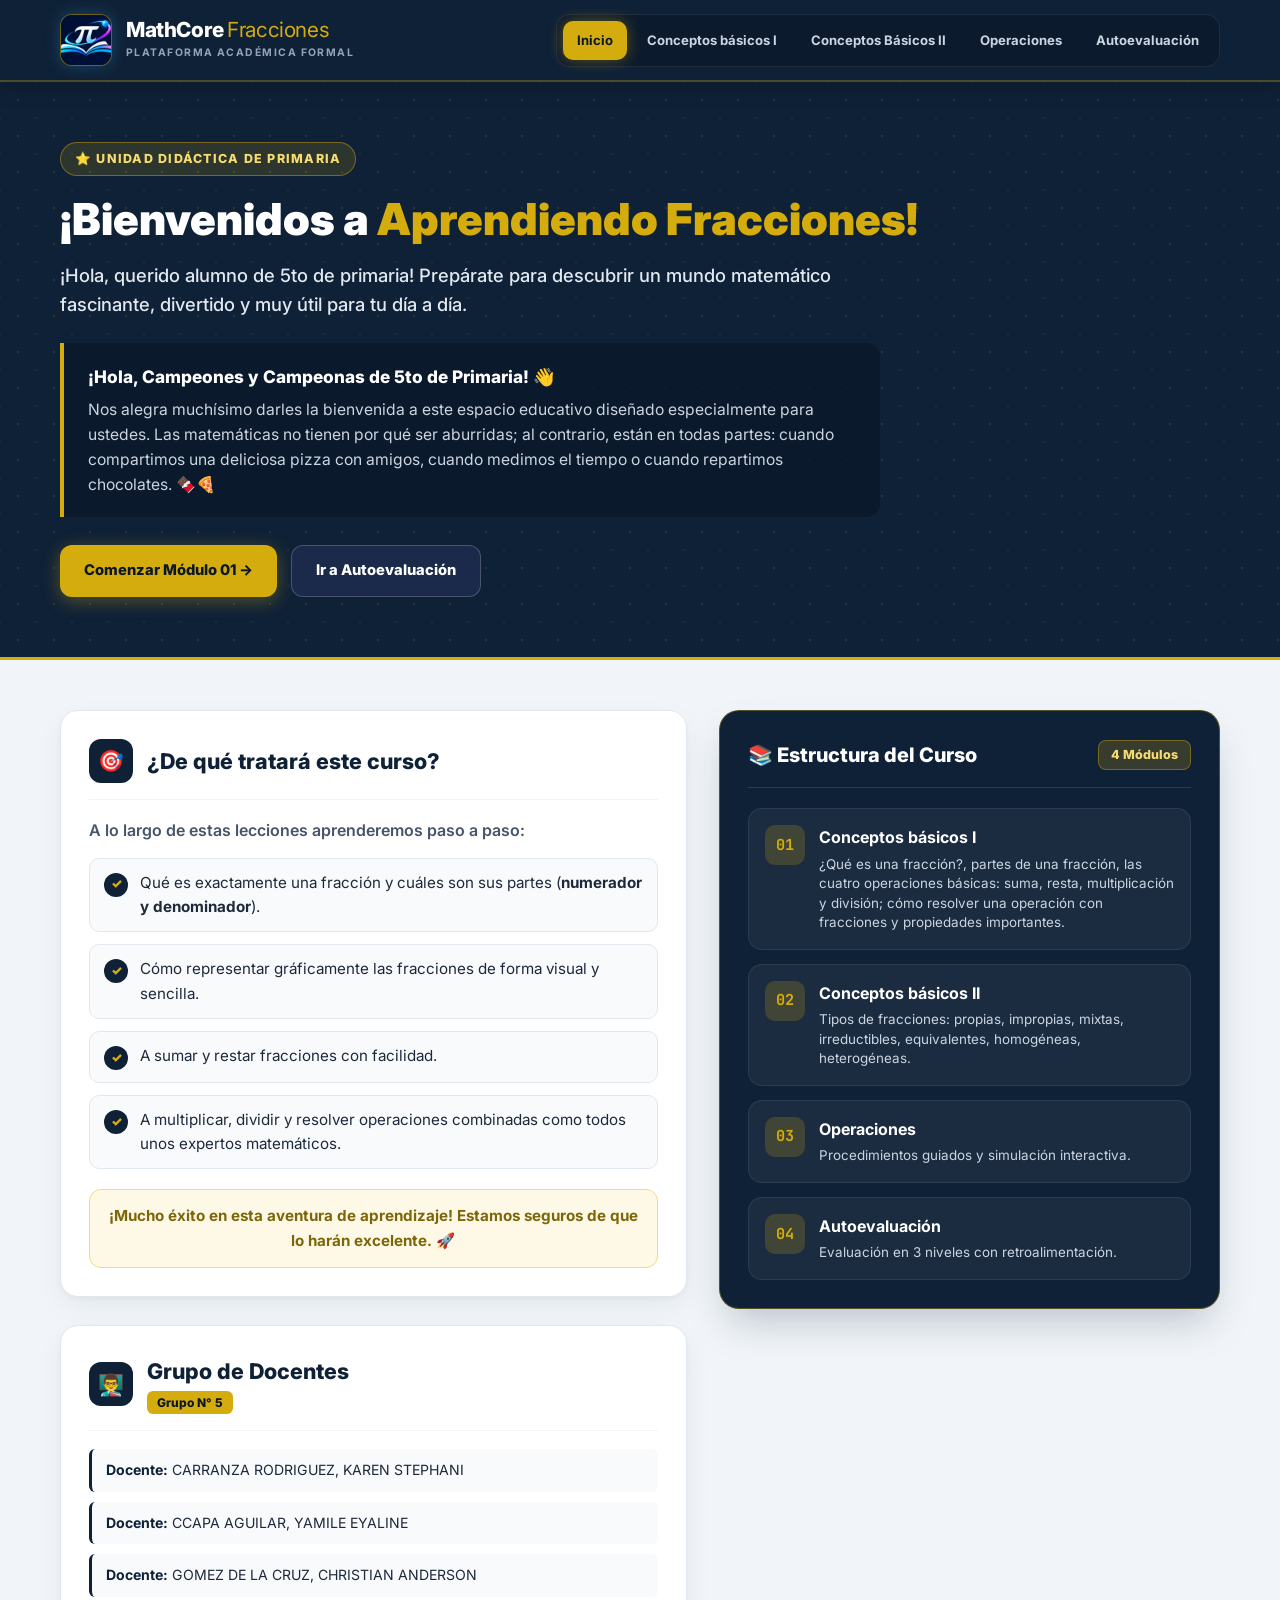
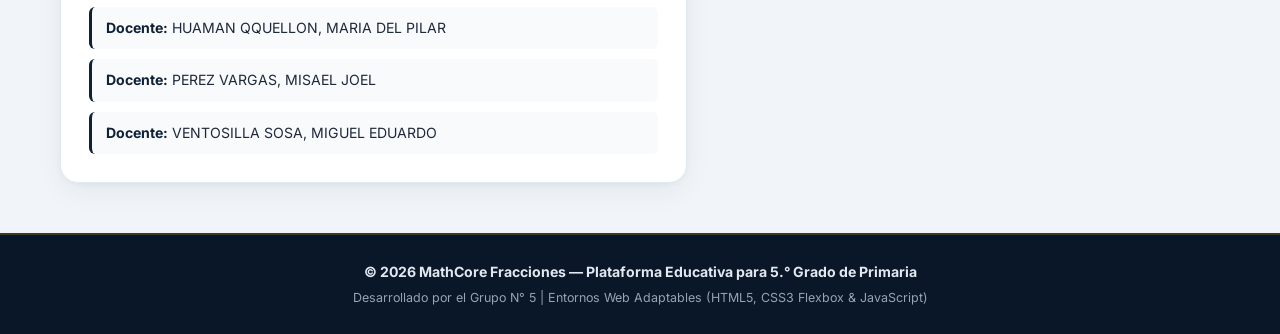
<file: index.html>
<!DOCTYPE html>
<html lang="es">
<head>
    <meta charset="UTF-8">
    <meta name="viewport" content="width=device-width, initial-scale=1.0">
    <title>MathCore Fracciones | Inicio - 5.° de Primaria</title>
    <!-- Tipografías académicas -->
    <link rel="preconnect" href="https://fonts.googleapis.com">
    <link rel="preconnect" href="https://fonts.gstatic.com" crossorigin>
    <link href="https://fonts.googleapis.com/css2?family=Inter:wght@400;500;600;700;800;900&family=JetBrains+Mono:wght@600;700&display=swap" rel="stylesheet">
    <!-- Hoja de estilos exclusiva de Inicio -->
    <link rel="stylesheet" href="css/inicio.css">
</head>
<body>

    <!-- ================= CABECERA / NAVEGACIÓN ================= -->
    <header class="navbar">
        <div class="container navbar-content">
            <!-- Zona del Logo Institucional -->
            <a href="index.html" class="brand">
                <div class="brand-logo-box">
                    <img src="img/logo-mathcore.png" alt="Emblema MathCore Fracciones">
                </div>
                <div class="brand-text">
                    <span class="brand-title">MathCore <span class="text-gold">Fracciones</span></span>
                    <span class="brand-subtitle">PLATAFORMA ACADÉMICA FORMAL</span>
                </div>
            </a>

            <!-- Botón Hamburguesa (Móvil) -->
            <button id="menu-toggle" class="menu-toggle" aria-label="Abrir menú de navegación">
                ☰
            </button>

            <!-- Menú de Navegación Principal -->
            <nav id="nav-menu" class="nav-menu">
                <a href="index.html" class="nav-link active">Inicio</a>
                <a href="conceptos1.html" class="nav-link">Conceptos básicos I</a>
                <a href="conceptos2.html" class="nav-link">Conceptos Básicos II</a>
                <a href="operaciones.html" class="nav-link">Operaciones</a>
                <a href="autoevaluacion.html" class="nav-link">Autoevaluación</a>
            </nav>
        </div>
    </header>

    <!-- ================= CONTENIDO PRINCIPAL ================= -->
    <main>
        <!-- SECCIÓN HERO / BANNER DE BIENVENIDA -->
        <section class="hero-section">
            <div class="container hero-flex">
                <div class="hero-info">
                    <span class="badge-nivel">⭐ UNIDAD DIDÁCTICA DE PRIMARIA</span>
                    <h1 class="hero-title">
                        ¡Bienvenidos a <span class="text-gold-gradient">Aprendiendo Fracciones!</span>
                    </h1>
                    <p class="hero-lead">
                        ¡Hola, querido alumno de 5to de primaria! Prepárate para descubrir un mundo matemático fascinante, divertido y muy útil para tu día a día.
                    </p>
                    <div class="welcome-box">
                        <p class="welcome-greeting">¡Hola, Campeones y Campeonas de 5to de Primaria! 👋</p>
                        <p>
                            Nos alegra muchísimo darles la bienvenida a este espacio educativo diseñado especialmente para ustedes. Las matemáticas no tienen por qué ser aburridas; al contrario, están en todas partes: cuando compartimos una deliciosa pizza con amigos, cuando medimos el tiempo o cuando repartimos chocolates. 🍫🍕
                        </p>
                    </div>
                    <div class="hero-actions">
                        <a href="conceptos1.html" class="btn btn-primary">Comenzar Módulo 01 →</a>
                        <a href="autoevaluacion.html" class="btn btn-secondary">Ir a Autoevaluación</a>
                    </div>
                </div>
            </div>
        </section>

        <!-- SECCIÓN CENTRAL: DOS COLUMNAS CON FLEXBOX -->
        <section class="main-content-section">
            <div class="container content-columns">
                
                <!-- COLUMNA IZQUIERDA: PROPÓSITO DEL CURSO Y DOCENTES -->
                <div class="col-left">
                    <!-- Tarjeta: ¿De qué tratará este curso? -->
                    <article class="card-relief">
                        <div class="card-header">
                            <span class="icon-badge">🎯</span>
                            <h2>¿De qué tratará este curso?</h2>
                        </div>
                        <p class="card-intro">A lo largo de estas lecciones aprenderemos paso a paso:</p>
                        <ul class="learning-list">
                            <li>
                                <span class="check-dot">✓</span>
                                <span>Qué es exactamente una fracción y cuáles son sus partes (<strong>numerador y denominador</strong>).</span>
                            </li>
                            <li>
                                <span class="check-dot">✓</span>
                                <span>Cómo representar gráficamente las fracciones de forma visual y sencilla.</span>
                            </li>
                            <li>
                                <span class="check-dot">✓</span>
                                <span>A sumar y restar fracciones con facilidad.</span>
                            </li>
                            <li>
                                <span class="check-dot">✓</span>
                                <span>A multiplicar, dividir y resolver operaciones combinadas como todos unos expertos matemáticos.</span>
                            </li>
                        </ul>
                        <div class="motivation-banner">
                            ¡Mucho éxito en esta aventura de aprendizaje! Estamos seguros de que lo harán excelente. 🚀
                        </div>
                    </article>

                    <!-- Tarjeta: Grupo de Docentes -->
                    <article class="card-relief">
                        <div class="card-header">
                            <span class="icon-badge">👨‍🏫</span>
                            <div>
                                <h2>Grupo de Docentes</h2>
                                <span class="group-tag">Grupo N° 5</span>
                            </div>
                        </div>
                        <ul class="teachers-list">
                            <li><strong>Docente:</strong> CARRANZA RODRIGUEZ, KAREN STEPHANI</li>
                            <li><strong>Docente:</strong> CCAPA AGUILAR, YAMILE EYALINE</li>
                            <li><strong>Docente:</strong> GOMEZ DE LA CRUZ, CHRISTIAN ANDERSON</li>
                            <li><strong>Docente:</strong> HUAMAN QQUELLON, MARIA DEL PILAR</li>
                            <li><strong>Docente:</strong> PEREZ VARGAS, MISAEL JOEL</li>
                            <li><strong>Docente:</strong> VENTOSILLA SOSA, MIGUEL EDUARDO</li>
                        </ul>
                    </article>
                </div>

                <!-- COLUMNA DERECHA: ESTRUCTURA DEL CURSO (4 MÓDULOS) -->
                <aside class="col-right">
                    <div class="structure-panel">
                        <div class="structure-header">
                            <h3>📚 Estructura del Curso</h3>
                            <span class="module-count">4 Módulos</span>
                        </div>

                        <div class="modules-container">
                            <!-- Módulo 01 -->
                            <a href="conceptos1.html" class="module-card">
                                <div class="module-number">01</div>
                                <div class="module-details">
                                    <h4>Conceptos básicos I</h4>
                                    <p>¿Qué es una fracción?, partes de una fracción, las cuatro operaciones básicas: suma, resta, multiplicación y división; cómo resolver una operación con fracciones y propiedades importantes.</p>
                                </div>
                            </a>

                            <!-- Módulo 02 -->
                            <a href="conceptos2.html" class="module-card">
                                <div class="module-number">02</div>
                                <div class="module-details">
                                    <h4>Conceptos básicos II</h4>
                                    <p>Tipos de fracciones: propias, impropias, mixtas, irreductibles, equivalentes, homogéneas, heterogéneas.</p>
                                </div>
                            </a>

                            <!-- Módulo 03 -->
                            <a href="operaciones.html" class="module-card">
                                <div class="module-number">03</div>
                                <div class="module-details">
                                    <h4>Operaciones</h4>
                                    <p>Procedimientos guiados y simulación interactiva.</p>
                                </div>
                            </a>

                            <!-- Módulo 04 -->
                            <a href="autoevaluacion.html" class="module-card">
                                <div class="module-number">04</div>
                                <div class="module-details">
                                    <h4>Autoevaluación</h4>
                                    <p>Evaluación en 3 niveles con retroalimentación.</p>
                                </div>
                            </a>
                        </div>
                    </div>
                </aside>

            </div>
        </section>
    </main>

    <!-- ================= PIE DE PÁGINA ================= -->
    <footer class="footer">
        <div class="container footer-content">
            <p class="footer-main">© 2026 MathCore Fracciones — Plataforma Educativa para 5.° Grado de Primaria</p>
            <p class="footer-sub">Desarrollado por el Grupo N° 5 | Entornos Web Adaptables (HTML5, CSS3 Flexbox & JavaScript)</p>
        </div>
    </footer>

    <!-- Script exclusivo de Inicio -->
    <script src="js/inicio.js"></script>
</body>
</html>
</file>
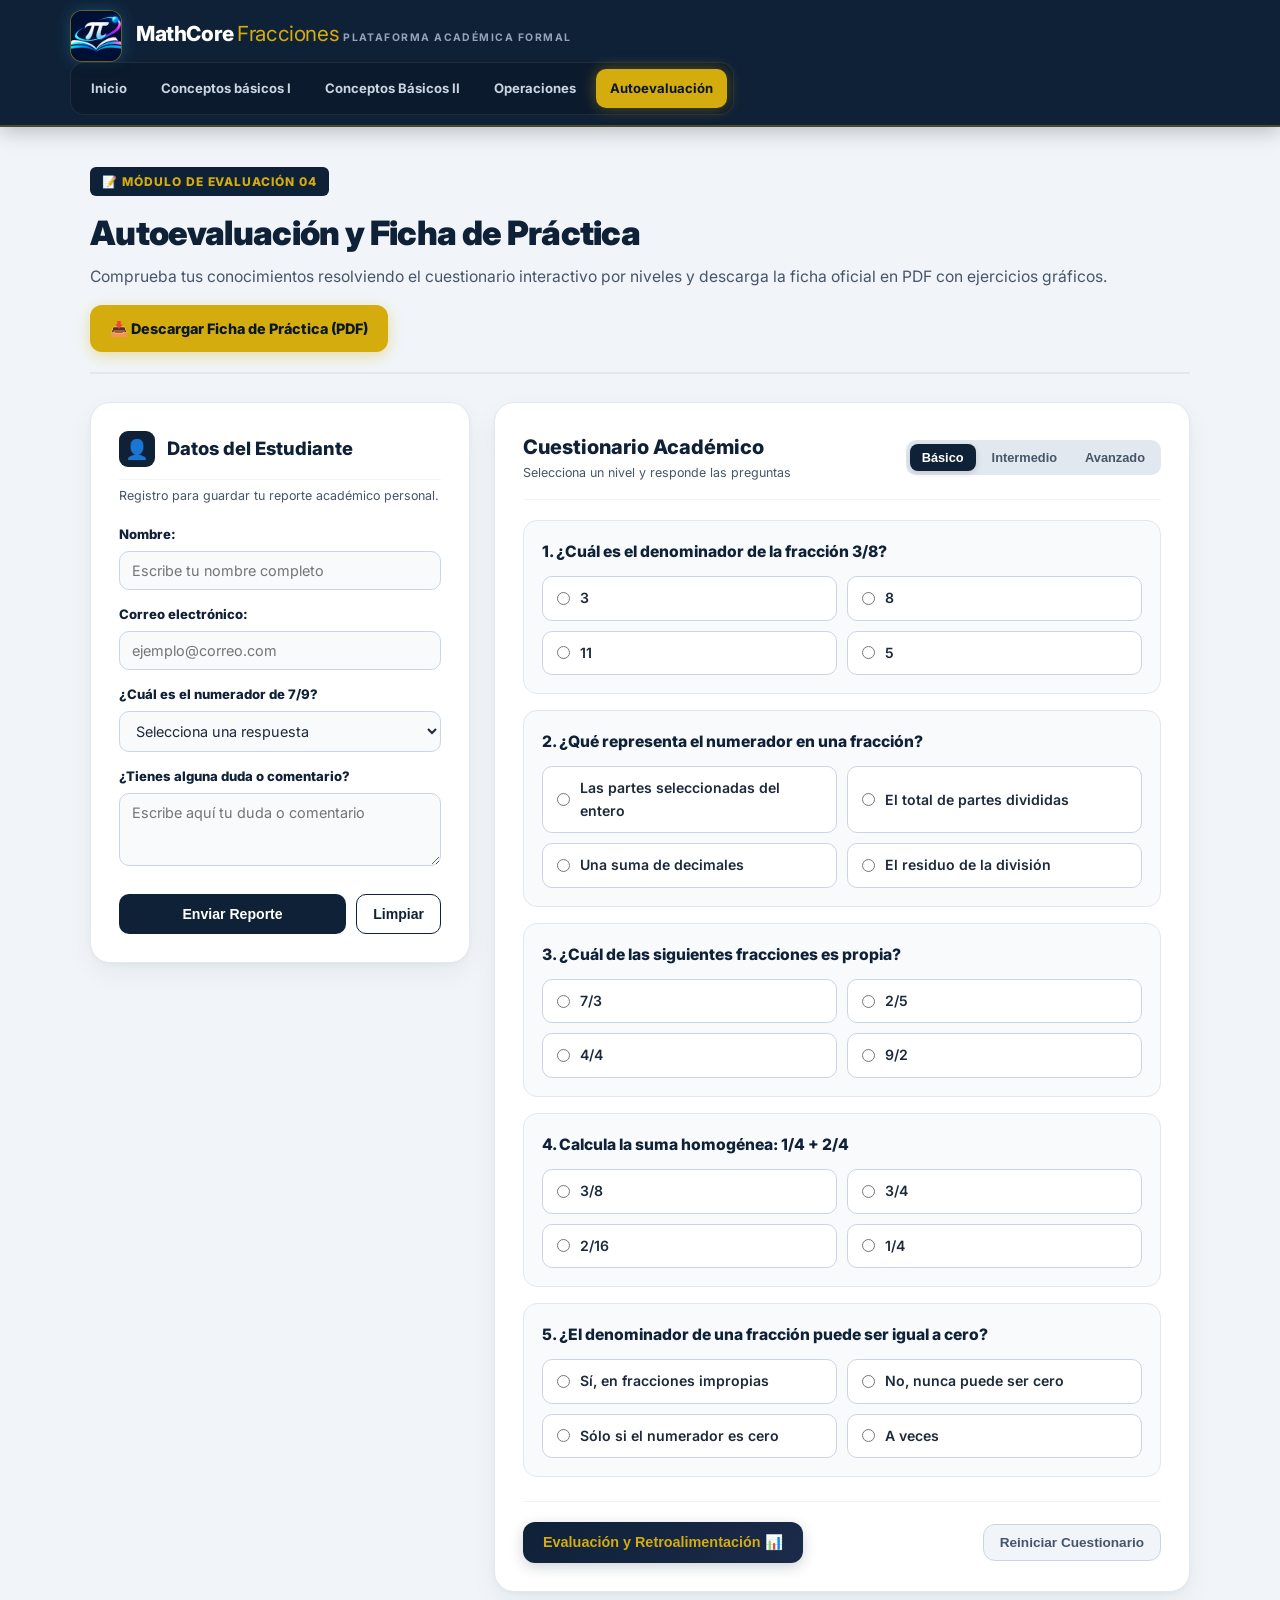
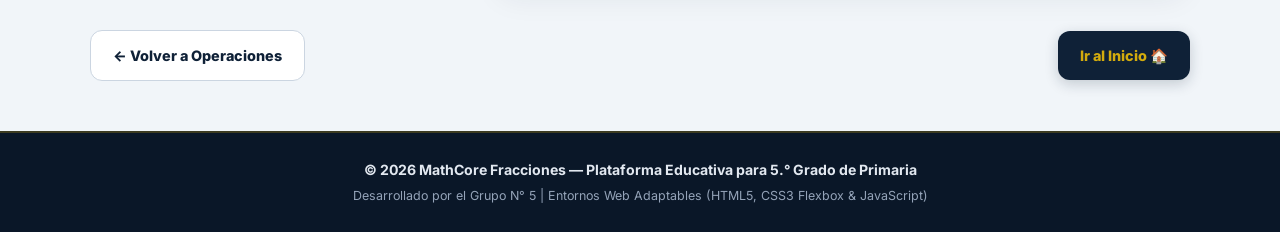
<file: autoevaluacion.html>
<!DOCTYPE html>
<html lang="es">
<head>
    <meta charset="UTF-8">
    <meta name="viewport" content="width=device-width, initial-scale=1.0">
    <title>Autoevaluación y Práctica | MathCore Fracciones</title>
    <!-- Tipografías académicas -->
    <link rel="preconnect" href="https://fonts.googleapis.com">
    <link rel="preconnect" href="https://fonts.gstatic.com" crossorigin>
    <link href="https://fonts.googleapis.com/css2?family=Inter:wght@400;500;600;700;800;900&family=JetBrains+Mono:wght@600;700&display=swap" rel="stylesheet">
    <!-- Hoja de estilos exclusiva de Autoevaluación -->
    <link rel="stylesheet" href="css/autoevaluacion.css">
</head>
<body>

    <!-- ================= CABECERA / NAVEGACIÓN ================= -->
    <header class="navbar">
        <div class="container navbar-content">
            <a href="index.html" class="brand">
                <div class="brand-logo-box">
                    <img src="img/logo-mathcore.png" alt="Emblema MathCore Fracciones">
                </div>
                <div class="brand-text">
                    <span class="brand-title">MathCore <span class="text-gold">Fracciones</span></span>
                    <span class="brand-subtitle">PLATAFORMA ACADÉMICA FORMAL</span>
                </div>
            </a>

            <button id="menu-toggle" class="menu-toggle" aria-label="Abrir menú de navegación">☰</button>

            <nav id="nav-menu" class="nav-menu">
                <a href="index.html" class="nav-link">Inicio</a>
                <a href="conceptos1.html" class="nav-link">Conceptos básicos I</a>
                <a href="conceptos2.html" class="nav-link">Conceptos Básicos II</a>
                <a href="operaciones.html" class="nav-link">Operaciones</a>
                <a href="autoevaluacion.html" class="nav-link active">Autoevaluación</a>
            </nav>
        </div>
    </header>

    <!-- ================= CONTENIDO PRINCIPAL ================= -->
    <main class="container main-wrapper">

        <!-- ENCABEZADO DEL MÓDULO -->
        <div class="module-header flex-between-center">
            <div>
                <span class="module-tag">📝 MÓDULO DE EVALUACIÓN 04</span>
                <h1 class="module-title">Autoevaluación y Ficha de Práctica</h1>
                <p class="module-desc">Comprueba tus conocimientos resolviendo el cuestionario interactivo por niveles y descarga la ficha oficial en PDF con ejercicios gráficos.</p>
            </div>
            <!-- Botón de Descarga del PDF con ejercicios gráficos -->
            <a href="ficha_trabajo_fracciones.pdf" download class="btn-download-pdf" aria-label="Descargar ficha de ejercicios en PDF">
                📥 Descargar Ficha de Práctica (PDF)
            </a>
        </div>

        <div class="eval-grid">
            <!-- COLUMNA IZQUIERDA: DATOS Y CONTACTO -->
            <div class="card-relief contact-card">
                <div class="card-header-mini">
                    <span class="badge-type">👤</span>
                    <h3>Datos del Estudiante</h3>
                </div>
                <p class="card-sub-desc">Registro para guardar tu reporte académico personal.</p>

                <form id="contact-form" class="student-form">
                    <div class="form-group">
                        <label for="form-name">Nombre:</label>
                        <input type="text" id="form-name" required placeholder="Escribe tu nombre completo">
                    </div>

                    <div class="form-group">
                        <label for="form-email">Correo electrónico:</label>
                        <input type="email" id="form-email" required placeholder="ejemplo@correo.com">
                    </div>

                    <div class="form-group">
                        <label for="form-question">¿Cuál es el numerador de 7/9?</label>
                        <select id="form-question">
                            <option value="" disabled selected>Selecciona una respuesta</option>
                            <option value="7">7</option>
                            <option value="9">9</option>
                            <option value="16">16</option>
                        </select>
                    </div>

                    <div class="form-group">
                        <label for="form-comment">¿Tienes alguna duda o comentario?</label>
                        <textarea id="form-comment" rows="3" placeholder="Escribe aquí tu duda o comentario"></textarea>
                    </div>

                    <div class="form-actions">
                        <button type="submit" class="btn-submit">Enviar Reporte</button>
                        <button type="button" id="btn-clear" class="btn-clear">Limpiar</button>
                    </div>
                </form>
            </div>

            <!-- COLUMNA DERECHA: CUESTIONARIO INTERACTIVO -->
            <div class="card-relief quiz-main-card">
                <div class="quiz-top-bar">
                    <div>
                        <h3>Cuestionario Académico</h3>
                        <p class="quiz-sub">Selecciona un nivel y responde las preguntas</p>
                    </div>
                    <div class="level-tabs">
                        <button type="button" onclick="setLevel('facil')" id="lvl-facil" class="lvl-btn active">Básico</button>
                        <button type="button" onclick="setLevel('medio')" id="lvl-medio" class="lvl-btn">Intermedio</button>
                        <button type="button" onclick="setLevel('dificil')" id="lvl-dificil" class="lvl-btn">Avanzado</button>
                    </div>
                </div>

                <!-- Contenedor dinámico de preguntas -->
                <div id="quiz-container" class="quiz-questions-container">
                    <!-- Inyectado vía JS -->
                </div>

                <div class="quiz-footer-actions">
                    <button type="button" id="btn-evaluate" class="btn-evaluate">Evaluación y Retroalimentación 📊</button>
                    <button type="button" id="btn-reset" class="btn-reset-quiz">Reiniciar Cuestionario</button>
                </div>

                <!-- Panel de Retroalimentación -->
                <div id="feedback-panel" class="feedback-panel hidden">
                    <div class="feedback-header">
                        <span id="feedback-icon" class="feedback-icon">🏆</span>
                        <div>
                            <h4 id="feedback-title">Reporte de Evaluación</h4>
                            <p id="feedback-score" class="feedback-score-text">Puntaje: 0 / 5 (0%)</p>
                        </div>
                    </div>
                    <div id="feedback-message" class="feedback-body">
                        <!-- Mensajes detallados -->
                    </div>
                </div>
            </div>
        </div>

        <!-- NAVEGACIÓN INFERIOR -->
        <div class="page-navigation">
            <a href="operaciones.html" class="btn-nav btn-prev">← Volver a Operaciones</a>
            <a href="index.html" class="btn-nav btn-next">Ir al Inicio 🏠</a>
        </div>

    </main>

    <!-- ================= PIE DE PÁGINA ================= -->
    <footer class="footer">
        <div class="container footer-content">
            <p class="footer-main">© 2026 MathCore Fracciones — Plataforma Educativa para 5.° Grado de Primaria</p>
            <p class="footer-sub">Desarrollado por el Grupo N° 5 | Entornos Web Adaptables (HTML5, CSS3 Flexbox & JavaScript)</p>
        </div>
    </footer>

    <!-- Script exclusivo de Autoevaluación -->
    <script src="js/autoevaluacion.js"></script>
</body>
</html>
</file>
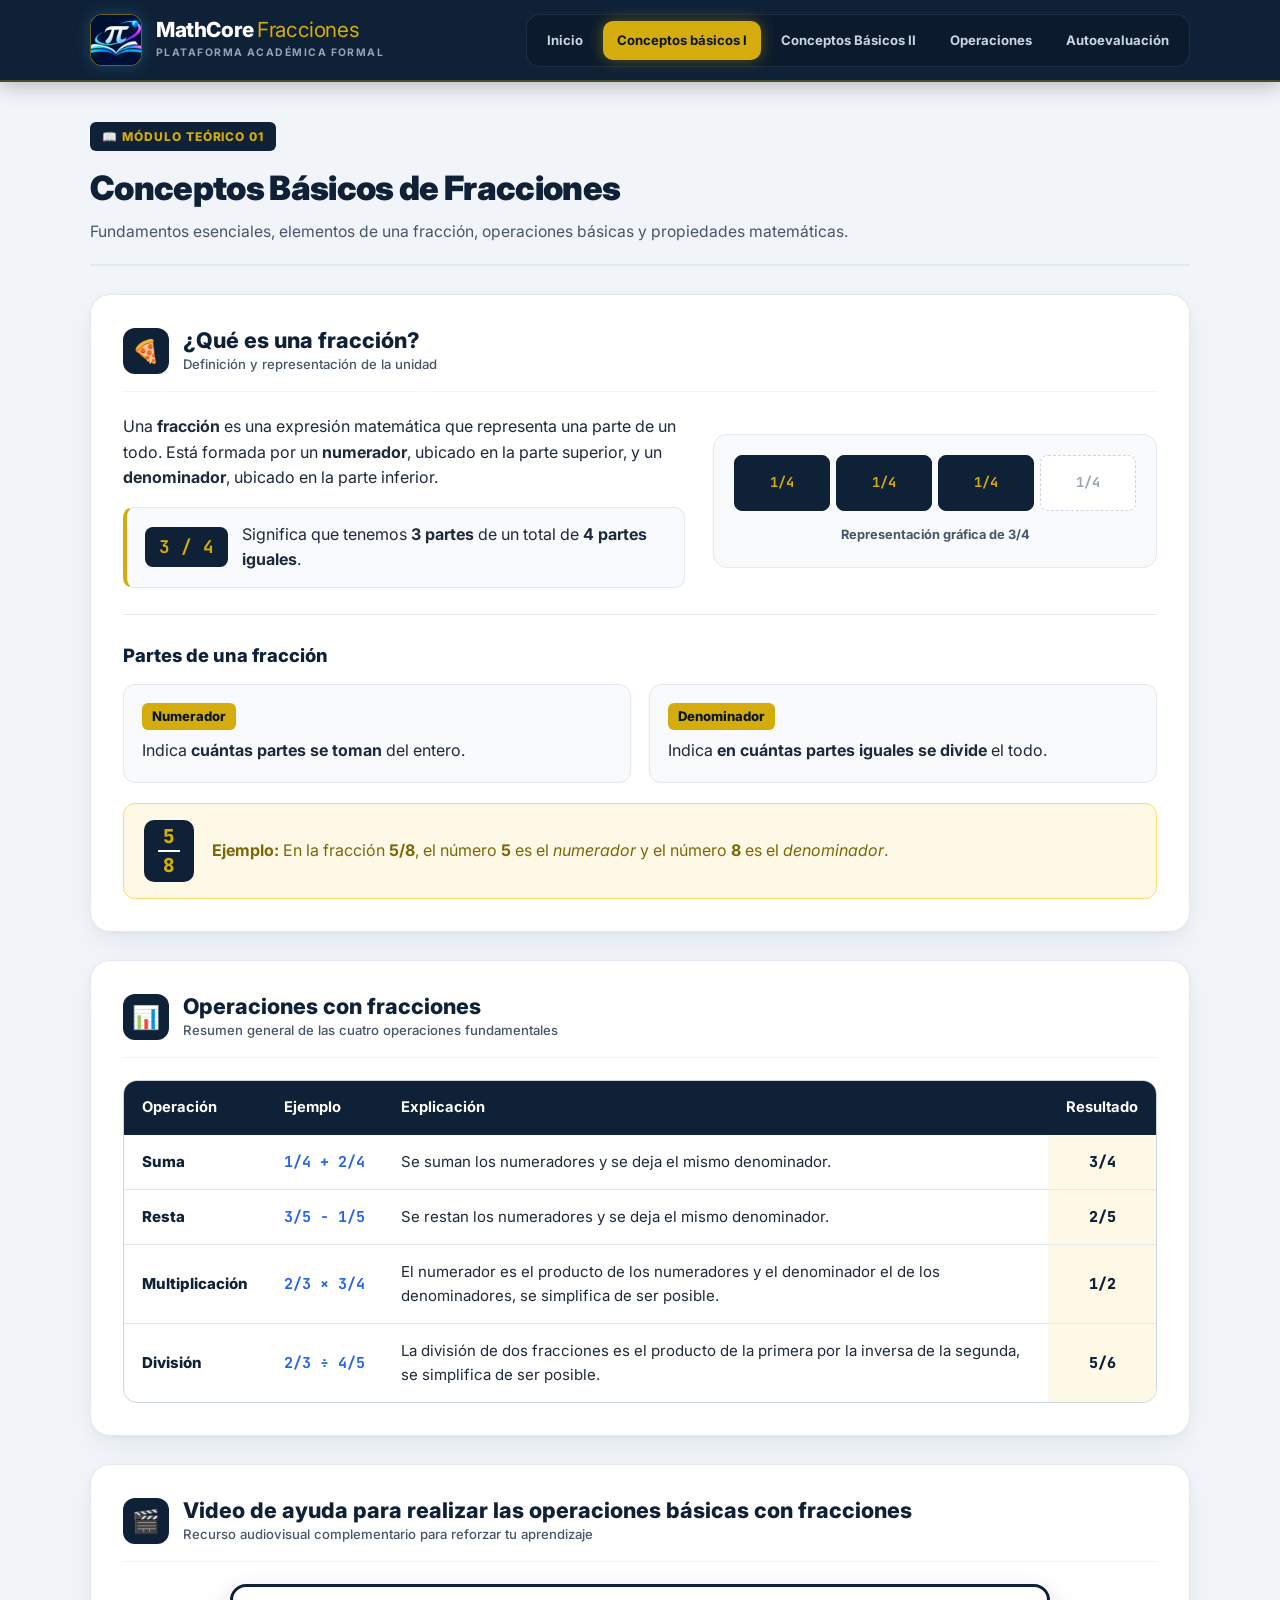
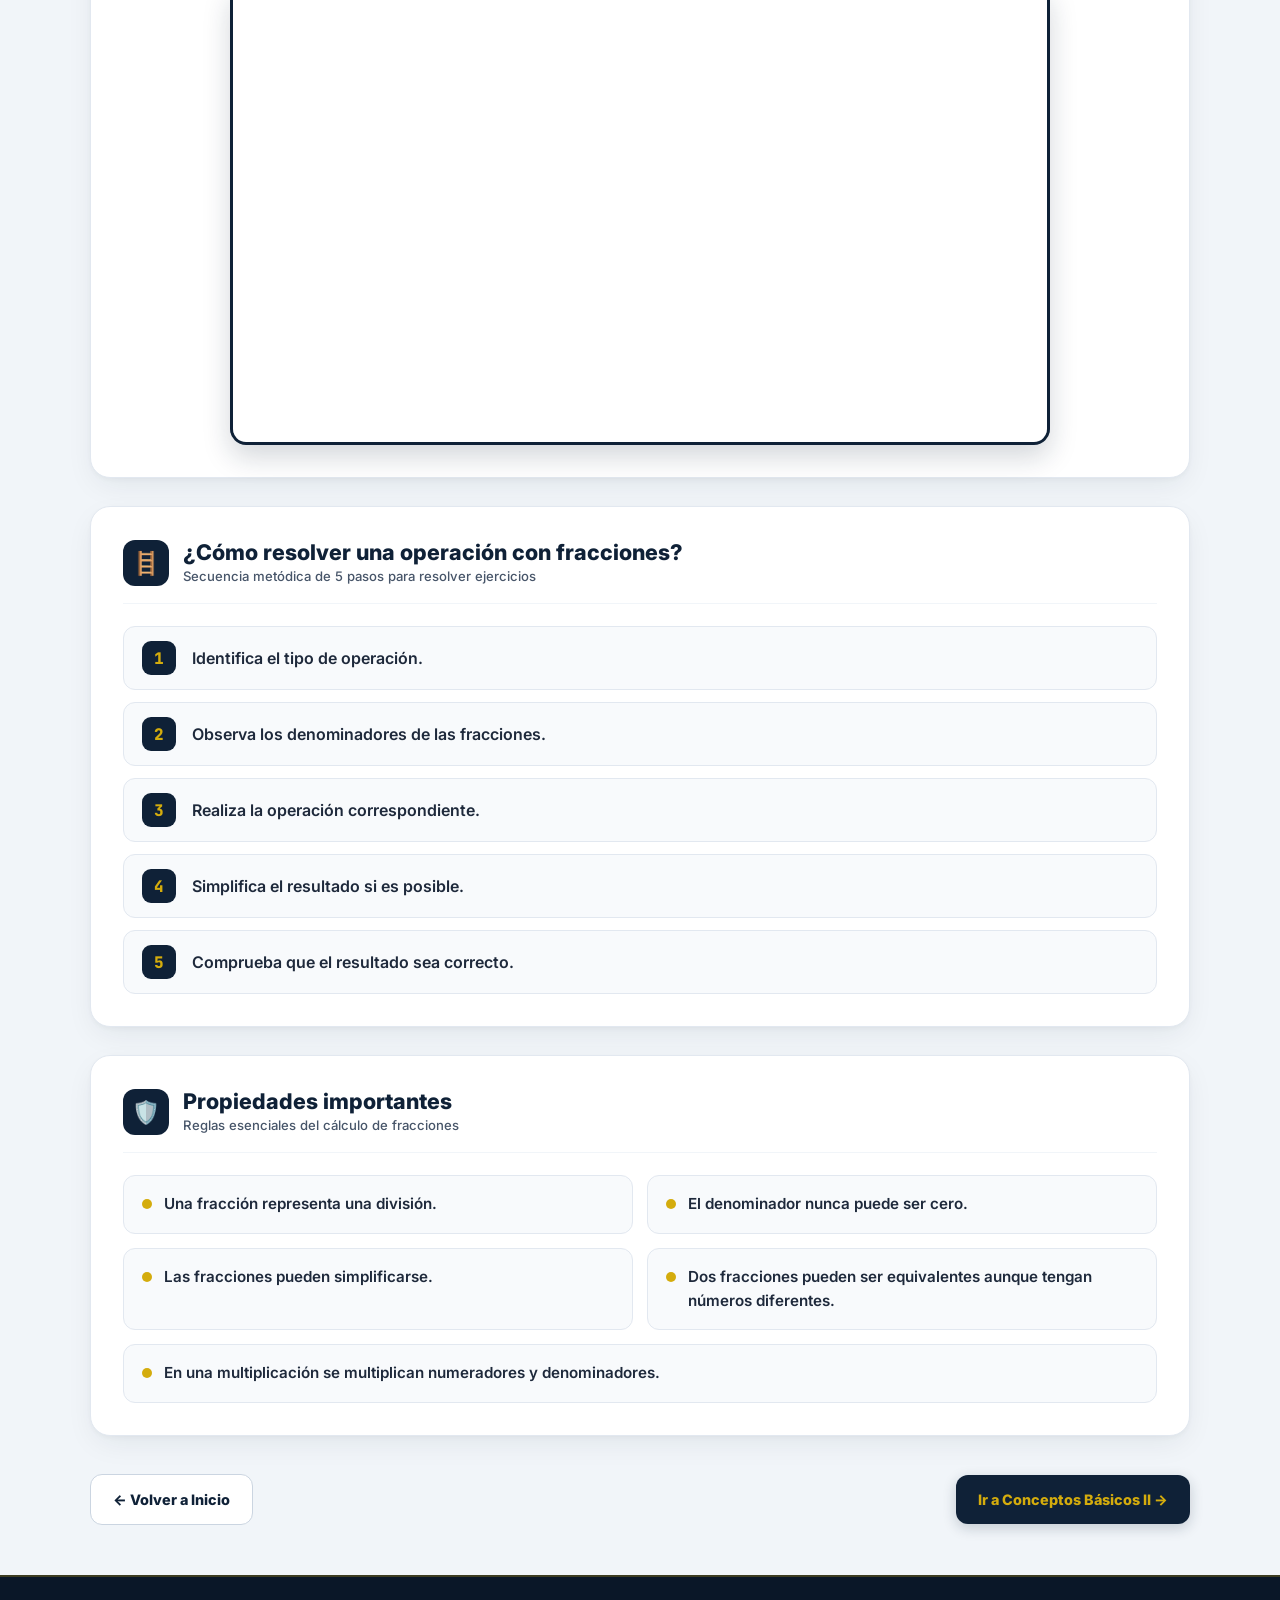
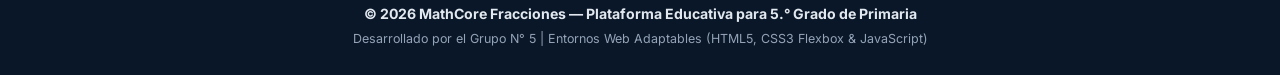
<file: conceptos1.html>
<!DOCTYPE html>
<html lang="es">
<head>
    <meta charset="UTF-8">
    <meta name="viewport" content="width=device-width, initial-scale=1.0">
    <title>Conceptos Básicos I | MathCore Fracciones</title>
    <!-- Tipografías académicas -->
    <link rel="preconnect" href="https://fonts.googleapis.com">
    <link rel="preconnect" href="https://fonts.gstatic.com" crossorigin>
    <link href="https://fonts.googleapis.com/css2?family=Inter:wght@400;500;600;700;800;900&family=JetBrains+Mono:wght@600;700&display=swap" rel="stylesheet">
    <!-- Hoja de estilos exclusiva de Conceptos Básicos I -->
    <link rel="stylesheet" href="css/conceptos1.css">
</head>
<body>

    <!-- ================= CABECERA / NAVEGACIÓN ================= -->
    <header class="navbar">
        <div class="container navbar-content">
            <!-- Zona del Logo Institucional -->
            <a href="index.html" class="brand">
                <div class="brand-logo-box">
                    <img src="img/logo-mathcore.png" alt="Emblema MathCore Fracciones">
                </div>
                <div class="brand-text">
                    <span class="brand-title">MathCore <span class="text-gold">Fracciones</span></span>
                    <span class="brand-subtitle">PLATAFORMA ACADÉMICA FORMAL</span>
                </div>
            </a>

            <!-- Botón Hamburguesa (Móvil) -->
            <button id="menu-toggle" class="menu-toggle" aria-label="Abrir menú de navegación">
                ☰
            </button>

            <!-- Menú de Navegación Principal -->
            <nav id="nav-menu" class="nav-menu">
                <a href="index.html" class="nav-link">Inicio</a>
                <a href="conceptos1.html" class="nav-link active">Conceptos básicos I</a>
                <a href="conceptos2.html" class="nav-link">Conceptos Básicos II</a>
                <a href="operaciones.html" class="nav-link">Operaciones</a>
                <a href="autoevaluacion.html" class="nav-link">Autoevaluación</a>
            </nav>
        </div>
    </header>

    <!-- ================= CONTENIDO PRINCIPAL ================= -->
    <main class="container main-wrapper">

        <!-- ENCABEZADO DEL MÓDULO -->
        <div class="module-header">
            <span class="module-tag">📖 MÓDULO TEÓRICO 01</span>
            <h1 class="module-title">Conceptos Básicos de Fracciones</h1>
            <p class="module-desc">Fundamentos esenciales, elementos de una fracción, operaciones básicas y propiedades matemáticas.</p>
        </div>

        <!-- TARJETA 1: ¿QUÉ ES UNA FRACCIÓN? Y PARTES -->
        <section class="card-relief">
            <div class="card-header">
                <span class="icon-badge">🍕</span>
                <div>
                    <h2>¿Qué es una fracción?</h2>
                    <p class="card-sub">Definición y representación de la unidad</p>
                </div>
            </div>

            <div class="definition-grid">
                <div class="definition-text">
                    <p>
                        Una <strong>fracción</strong> es una expresión matemática que representa una parte de un todo. Está formada por un <strong>numerador</strong>, ubicado en la parte superior, y un <strong>denominador</strong>, ubicado en la parte inferior.
                    </p>
                    <div class="example-callout">
                        <span class="math-pill">3 / 4</span>
                        <p>Significa que tenemos <strong>3 partes</strong> de un total de <strong>4 partes iguales</strong>.</p>
                    </div>
                </div>

                <!-- Visualizador Gráfico Didáctico (3/4) -->
                <div class="fraction-visual-box">
                    <div class="visual-bar">
                        <div class="part filled">1/4</div>
                        <div class="part filled">1/4</div>
                        <div class="part filled">1/4</div>
                        <div class="part empty">1/4</div>
                    </div>
                    <span class="visual-caption">Representación gráfica de 3/4</span>
                </div>
            </div>

            <hr class="divider">

            <!-- Partes de una fracción -->
            <h3 class="subsection-title">Partes de una fracción</h3>
            <div class="parts-flex">
                <div class="part-card">
                    <div class="part-label">Numerador</div>
                    <p>Indica <strong>cuántas partes se toman</strong> del entero.</p>
                </div>
                <div class="part-card">
                    <div class="part-label">Denominador</div>
                    <p>Indica <strong>en cuántas partes iguales se divide</strong> el todo.</p>
                </div>
            </div>

            <div class="example-banner">
                <div class="fraction-display">
                    <span class="num">5</span>
                    <span class="bar"></span>
                    <span class="den">8</span>
                </div>
                <p>
                    <strong>Ejemplo:</strong> En la fracción <strong>5/8</strong>, el número <strong>5</strong> es el <em>numerador</em> y el número <strong>8</strong> es el <em>denominador</em>.
                </p>
            </div>
        </section>

        <!-- TARJETA 2: OPERACIONES CON FRACCIONES (TABLA COMPLETA) -->
        <section class="card-relief">
            <div class="card-header">
                <span class="icon-badge">📊</span>
                <div>
                    <h2>Operaciones con fracciones</h2>
                    <p class="card-sub">Resumen general de las cuatro operaciones fundamentales</p>
                </div>
            </div>

            <div class="table-responsive">
                <table class="academic-table">
                    <thead>
                        <tr>
                            <th>Operación</th>
                            <th>Ejemplo</th>
                            <th>Explicación</th>
                            <th>Resultado</th>
                        </tr>
                    </thead>
                    <tbody>
                        <tr>
                            <td class="op-name">Suma</td>
                            <td class="math-cell">1/4 + 2/4</td>
                            <td>Se suman los numeradores y se deja el mismo denominador.</td>
                            <td class="result-cell">3/4</td>
                        </tr>
                        <tr>
                            <td class="op-name">Resta</td>
                            <td class="math-cell">3/5 - 1/5</td>
                            <td>Se restan los numeradores y se deja el mismo denominador.</td>
                            <td class="result-cell">2/5</td>
                        </tr>
                        <tr>
                            <td class="op-name">Multiplicación</td>
                            <td class="math-cell">2/3 × 3/4</td>
                            <td>El numerador es el producto de los numeradores y el denominador el de los denominadores, se simplifica de ser posible.</td>
                            <td class="result-cell">1/2</td>
                        </tr>
                        <tr>
                            <td class="op-name">División</td>
                            <td class="math-cell">2/3 ÷ 4/5</td>
                            <td>La división de dos fracciones es el producto de la primera por la inversa de la segunda, se simplifica de ser posible.</td>
                            <td class="result-cell">5/6</td>
                        </tr>
                    </tbody>
                </table>
            </div>
        </section>

        <!-- TARJETA 3: VIDEO DE AYUDA EMBEBIDO -->
<section class="card-relief video-section">
    <div class="card-header">
        <span class="icon-badge">🎬</span>
        <div>
            <h2>Video de ayuda para realizar las operaciones básicas con fracciones</h2>
            <p class="card-sub">Recurso audiovisual complementario para reforzar tu aprendizaje</p>
        </div>
    </div>

    <div class="video-wrapper">
        <iframe 
            src="https://www.youtube.com/embed/FUbla-rPt3M?si=VekWNz7dm8qvkfAs" 
            title="YouTube video player" 
            frameborder="0" 
            allow="accelerometer; autoplay; clipboard-write; encrypted-media; gyroscope; picture-in-picture; web-share" 
            referrerpolicy="strict-origin-when-cross-origin" 
            allowfullscreen>
        </iframe>
    </div>
</section>

        <!-- TARJETA 4: ¿CÓMO RESOLVER UNA OPERACIÓN CON FRACCIONES? -->
        <section class="card-relief">
            <div class="card-header">
                <span class="icon-badge">🪜</span>
                <div>
                    <h2>¿Cómo resolver una operación con fracciones?</h2>
                    <p class="card-sub">Secuencia metódica de 5 pasos para resolver ejercicios</p>
                </div>
            </div>

            <ol class="steps-list">
                <li>
                    <span class="step-num">1</span>
                    <span class="step-text">Identifica el tipo de operación.</span>
                </li>
                <li>
                    <span class="step-num">2</span>
                    <span class="step-text">Observa los denominadores de las fracciones.</span>
                </li>
                <li>
                    <span class="step-num">3</span>
                    <span class="step-text">Realiza la operación correspondiente.</span>
                </li>
                <li>
                    <span class="step-num">4</span>
                    <span class="step-text">Simplifica el resultado si es posible.</span>
                </li>
                <li>
                    <span class="step-num">5</span>
                    <span class="step-text">Comprueba que el resultado sea correcto.</span>
                </li>
            </ol>
        </section>

        <!-- TARJETA 5: PROPIEDADES IMPORTANTES -->
        <section class="card-relief">
            <div class="card-header">
                <span class="icon-badge">🛡️</span>
                <div>
                    <h2>Propiedades importantes</h2>
                    <p class="card-sub">Reglas esenciales del cálculo de fracciones</p>
                </div>
            </div>

            <div class="properties-grid">
                <div class="prop-item">
                    <span class="gold-bullet"></span>
                    <p>Una fracción representa una división.</p>
                </div>
                <div class="prop-item">
                    <span class="gold-bullet"></span>
                    <p>El denominador nunca puede ser cero.</p>
                </div>
                <div class="prop-item">
                    <span class="gold-bullet"></span>
                    <p>Las fracciones pueden simplificarse.</p>
                </div>
                <div class="prop-item">
                    <span class="gold-bullet"></span>
                    <p>Dos fracciones pueden ser equivalentes aunque tengan números diferentes.</p>
                </div>
                <div class="prop-item prop-full">
                    <span class="gold-bullet"></span>
                    <p>En una multiplicación se multiplican numeradores y denominadores.</p>
                </div>
            </div>
        </section>

        <!-- NAVEGACIÓN INFERIOR ENTRE PÁGINAS -->
        <div class="page-navigation">
            <a href="index.html" class="btn-nav btn-prev">← Volver a Inicio</a>
            <a href="conceptos2.html" class="btn-nav btn-next">Ir a Conceptos Básicos II →</a>
        </div>

    </main>

    <!-- ================= PIE DE PÁGINA ================= -->
    <footer class="footer">
        <div class="container footer-content">
            <p class="footer-main">© 2026 MathCore Fracciones — Plataforma Educativa para 5.° Grado de Primaria</p>
            <p class="footer-sub">Desarrollado por el Grupo N° 5 | Entornos Web Adaptables (HTML5, CSS3 Flexbox & JavaScript)</p>
        </div>
    </footer>

    <!-- Script exclusivo de Conceptos Básicos I -->
    <script src="js/conceptos1.js"></script>
</body>
</html>
</file>
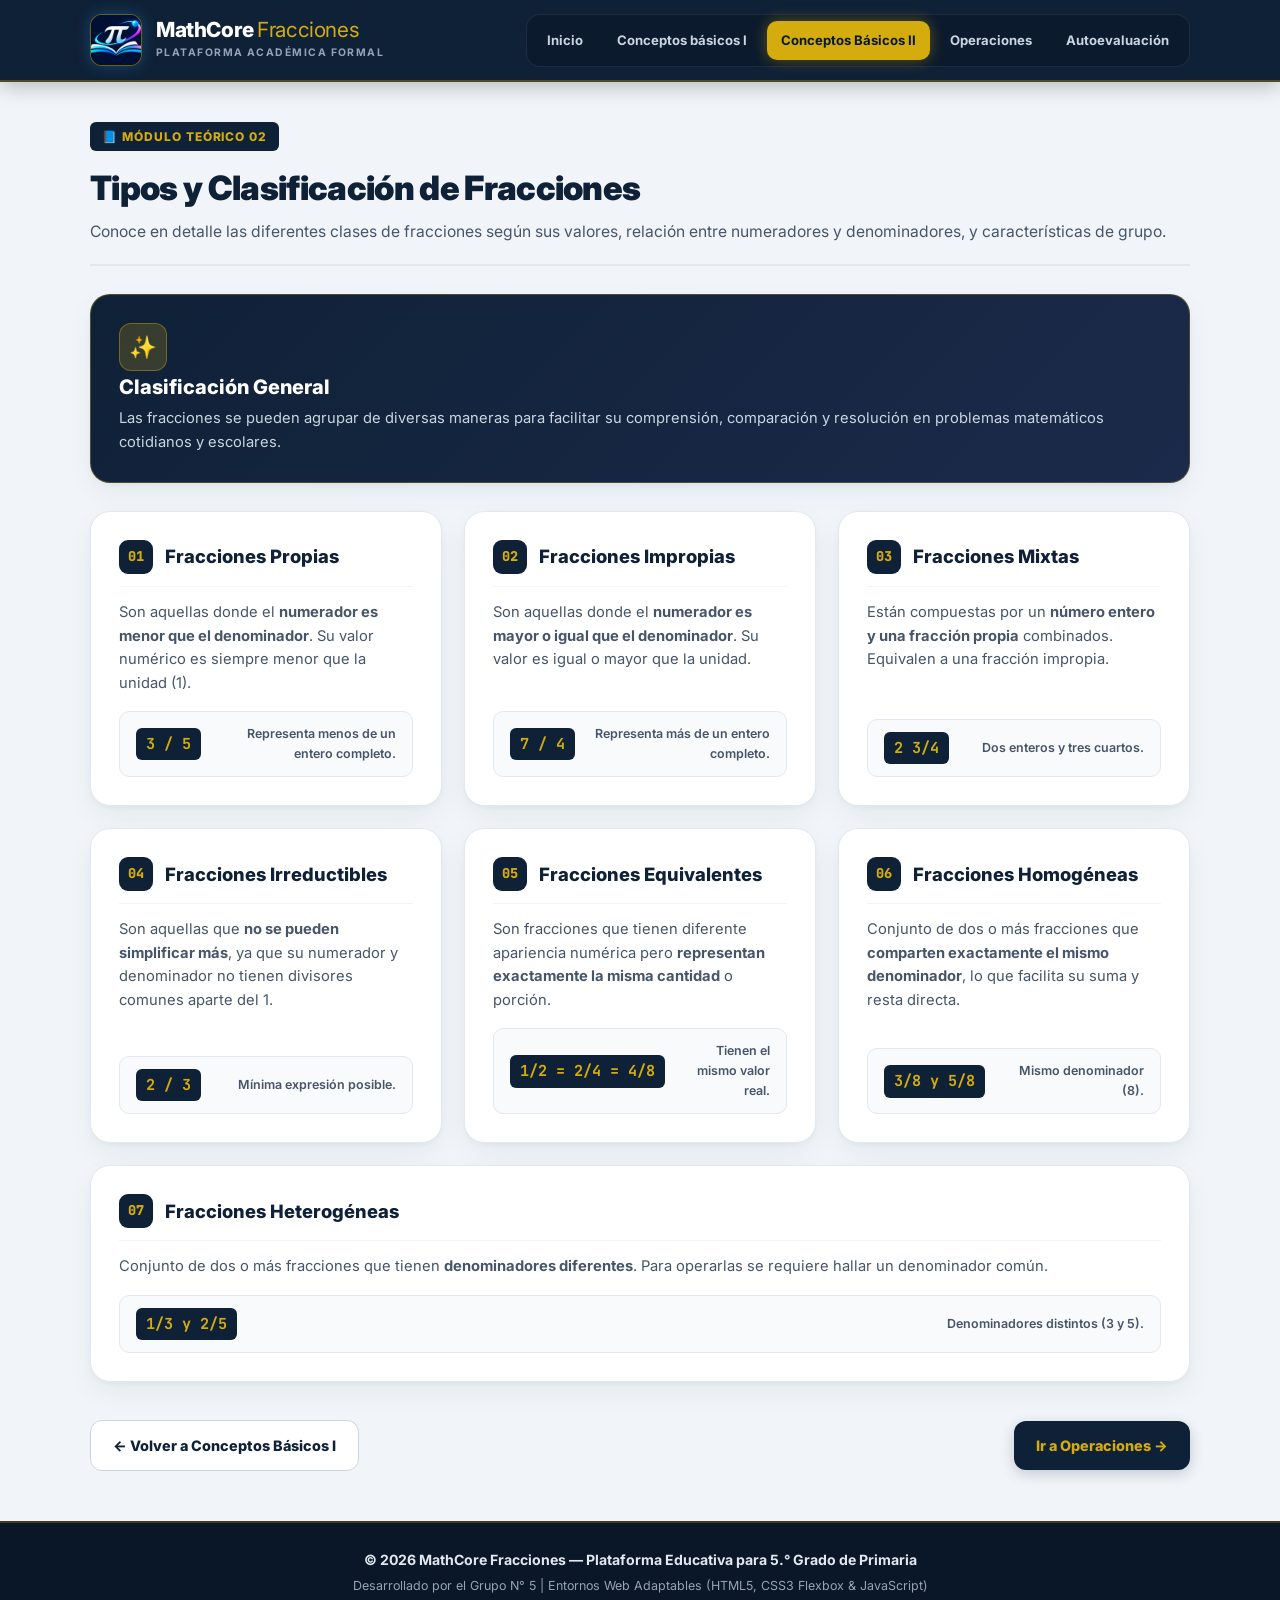
<file: conceptos2.html>
<!DOCTYPE html>
<html lang="es">
<head>
    <meta charset="UTF-8">
    <meta name="viewport" content="width=device-width, initial-scale=1.0">
    <title>Conceptos Básicos II: Tipos de Fracciones | MathCore Fracciones</title>
    <!-- Tipografías académicas -->
    <link rel="preconnect" href="https://fonts.googleapis.com">
    <link rel="preconnect" href="https://fonts.gstatic.com" crossorigin>
    <link href="https://fonts.googleapis.com/css2?family=Inter:wght@400;500;600;700;800;900&family=JetBrains+Mono:wght@600;700&display=swap" rel="stylesheet">
    <!-- Hoja de estilos exclusiva de Conceptos Básicos II -->
    <link rel="stylesheet" href="css/conceptos2.css">
</head>
<body>

    <!-- ================= CABECERA / NAVEGACIÓN ================= -->
    <header class="navbar">
        <div class="container navbar-content">
            <!-- Zona del Logo Institucional -->
            <a href="index.html" class="brand">
                <div class="brand-logo-box">
                    <img src="img/logo-mathcore.png" alt="Emblema MathCore Fracciones">
                </div>
                <div class="brand-text">
                    <span class="brand-title">MathCore <span class="text-gold">Fracciones</span></span>
                    <span class="brand-subtitle">PLATAFORMA ACADÉMICA FORMAL</span>
                </div>
            </a>

            <!-- Botón Hamburguesa (Móvil) -->
            <button id="menu-toggle" class="menu-toggle" aria-label="Abrir menú de navegación">
                ☰
            </button>

            <!-- Menú de Navegación Principal -->
            <nav id="nav-menu" class="nav-menu">
                <a href="index.html" class="nav-link">Inicio</a>
                <a href="conceptos1.html" class="nav-link">Conceptos básicos I</a>
                <a href="conceptos2.html" class="nav-link active">Conceptos Básicos II</a>
                <a href="operaciones.html" class="nav-link">Operaciones</a>
                <a href="autoevaluacion.html" class="nav-link">Autoevaluación</a>
            </nav>
        </div>
    </header>

    <!-- ================= CONTENIDO PRINCIPAL ================= -->
    <main class="container main-wrapper">

        <!-- ENCABEZADO DEL MÓDULO -->
        <div class="module-header">
            <span class="module-tag">📘 MÓDULO TEÓRICO 02</span>
            <h1 class="module-title">Tipos y Clasificación de Fracciones</h1>
            <p class="module-desc">Conoce en detalle las diferentes clases de fracciones según sus valores, relación entre numeradores y denominadores, y características de grupo.</p>
        </div>

        <!-- INTRODUCCIÓN GENERAL -->
        <section class="card-relief intro-card">
            <div class="flex items-center gap-4">
                <div class="icon-badge">✨</div>
                <div>
                    <h2>Clasificación General</h2>
                    <p>Las fracciones se pueden agrupar de diversas maneras para facilitar su comprensión, comparación y resolución en problemas matemáticos cotidianos y escolares.</p>
                </div>
            </div>
        </section>

        <!-- GRID DE TIPOS DE FRACCIONES (7 CLASIFICACIONES) -->
        <div class="fractions-grid">

            <!-- 1. Fracciones Propias -->
            <article class="card-relief fraction-card">
                <div class="card-header-mini">
                    <span class="badge-type">01</span>
                    <h3>Fracciones Propias</h3>
                </div>
                <p class="fraction-desc">
                    Son aquellas donde el <strong>numerador es menor que el denominador</strong>. Su valor numérico es siempre menor que la unidad (1).
                </p>
                <div class="fraction-example-box">
                    <span class="math-code">3 / 5</span>
                    <span class="example-note">Representa menos de un entero completo.</span>
                </div>
            </article>

            <!-- 2. Fracciones Impropias -->
            <article class="card-relief fraction-card">
                <div class="card-header-mini">
                    <span class="badge-type">02</span>
                    <h3>Fracciones Impropias</h3>
                </div>
                <p class="fraction-desc">
                    Son aquellas donde el <strong>numerador es mayor o igual que el denominador</strong>. Su valor es igual o mayor que la unidad.
                </p>
                <div class="fraction-example-box">
                    <span class="math-code">7 / 4</span>
                    <span class="example-note">Representa más de un entero completo.</span>
                </div>
            </article>

            <!-- 3. Fracciones Mixtas -->
            <article class="card-relief fraction-card">
                <div class="card-header-mini">
                    <span class="badge-type">03</span>
                    <h3>Fracciones Mixtas</h3>
                </div>
                <p class="fraction-desc">
                    Están compuestas por un <strong>número entero y una fracción propia</strong> combinados. Equivalen a una fracción impropia.
                </p>
                <div class="fraction-example-box">
                    <span class="math-code">2 3/4</span>
                    <span class="example-note">Dos enteros y tres cuartos.</span>
                </div>
            </article>

            <!-- 4. Fracciones Irreductibles -->
            <article class="card-relief fraction-card">
                <div class="card-header-mini">
                    <span class="badge-type">04</span>
                    <h3>Fracciones Irreductibles</h3>
                </div>
                <p class="fraction-desc">
                    Son aquellas que <strong>no se pueden simplificar más</strong>, ya que su numerador y denominador no tienen divisores comunes aparte del 1.
                </p>
                <div class="fraction-example-box">
                    <span class="math-code">2 / 3</span>
                    <span class="example-note">Mínima expresión posible.</span>
                </div>
            </article>

            <!-- 5. Fracciones Equivalentes -->
            <article class="card-relief fraction-card">
                <div class="card-header-mini">
                    <span class="badge-type">05</span>
                    <h3>Fracciones Equivalentes</h3>
                </div>
                <p class="fraction-desc">
                    Son fracciones que tienen diferente apariencia numérica pero <strong>representan exactamente la misma cantidad</strong> o porción.
                </p>
                <div class="fraction-example-box">
                    <span class="math-code">1/2 = 2/4 = 4/8</span>
                    <span class="example-note">Tienen el mismo valor real.</span>
                </div>
            </article>

            <!-- 6. Fracciones Homogéneas -->
            <article class="card-relief fraction-card">
                <div class="card-header-mini">
                    <span class="badge-type">06</span>
                    <h3>Fracciones Homogéneas</h3>
                </div>
                <p class="fraction-desc">
                    Conjunto de dos o más fracciones que <strong>comparten exactamente el mismo denominador</strong>, lo que facilita su suma y resta directa.
                </p>
                <div class="fraction-example-box">
                    <span class="math-code">3/8 y 5/8</span>
                    <span class="example-note">Mismo denominador (8).</span>
                </div>
            </article>

            <!-- 7. Fracciones Heterogéneas -->
            <article class="card-relief fraction-card fraction-card-full">
                <div class="card-header-mini">
                    <span class="badge-type">07</span>
                    <h3>Fracciones Heterogéneas</h3>
                </div>
                <p class="fraction-desc">
                    Conjunto de dos o más fracciones que tienen <strong>denominadores diferentes</strong>. Para operarlas se requiere hallar un denominador común.
                </p>
                <div class="fraction-example-box">
                    <span class="math-code">1/3 y 2/5</span>
                    <span class="example-note">Denominadores distintos (3 y 5).</span>
                </div>
            </article>

        </div>

        <!-- NAVEGACIÓN INFERIOR ENTRE PÁGINAS -->
        <div class="page-navigation">
            <a href="conceptos1.html" class="btn-nav btn-prev">← Volver a Conceptos Básicos I</a>
            <a href="operaciones.html" class="btn-nav btn-next">Ir a Operaciones →</a>
        </div>

    </main>

    <!-- ================= PIE DE PÁGINA ================= -->
    <footer class="footer">
        <div class="container footer-content">
            <p class="footer-main">© 2026 MathCore Fracciones — Plataforma Educativa para 5.° Grado de Primaria</p>
            <p class="footer-sub">Desarrollado por el Grupo N° 5 | Entornos Web Adaptables (HTML5, CSS3 Flexbox & JavaScript)</p>
        </div>
    </footer>

    <!-- Script exclusivo de Conceptos Básicos II -->
    <script src="js/conceptos2.js"></script>
</body>
</html>
</file>
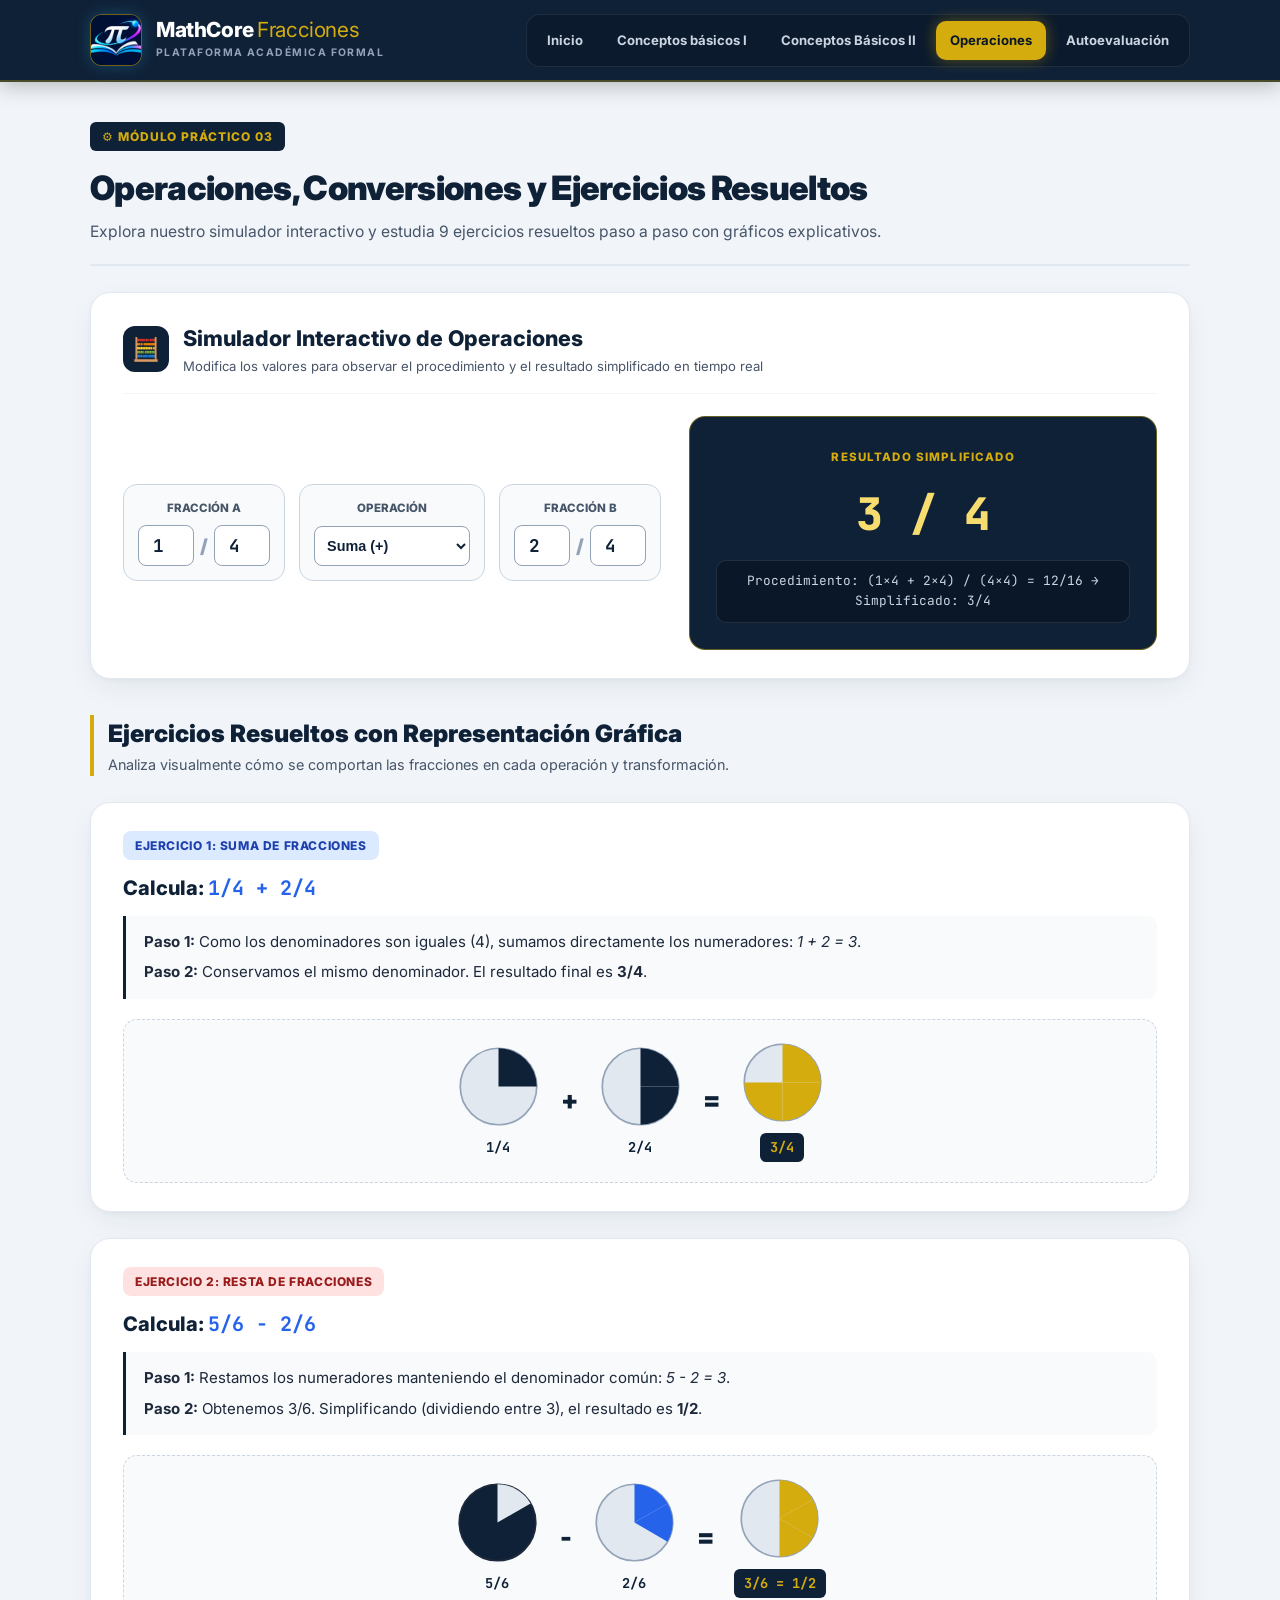
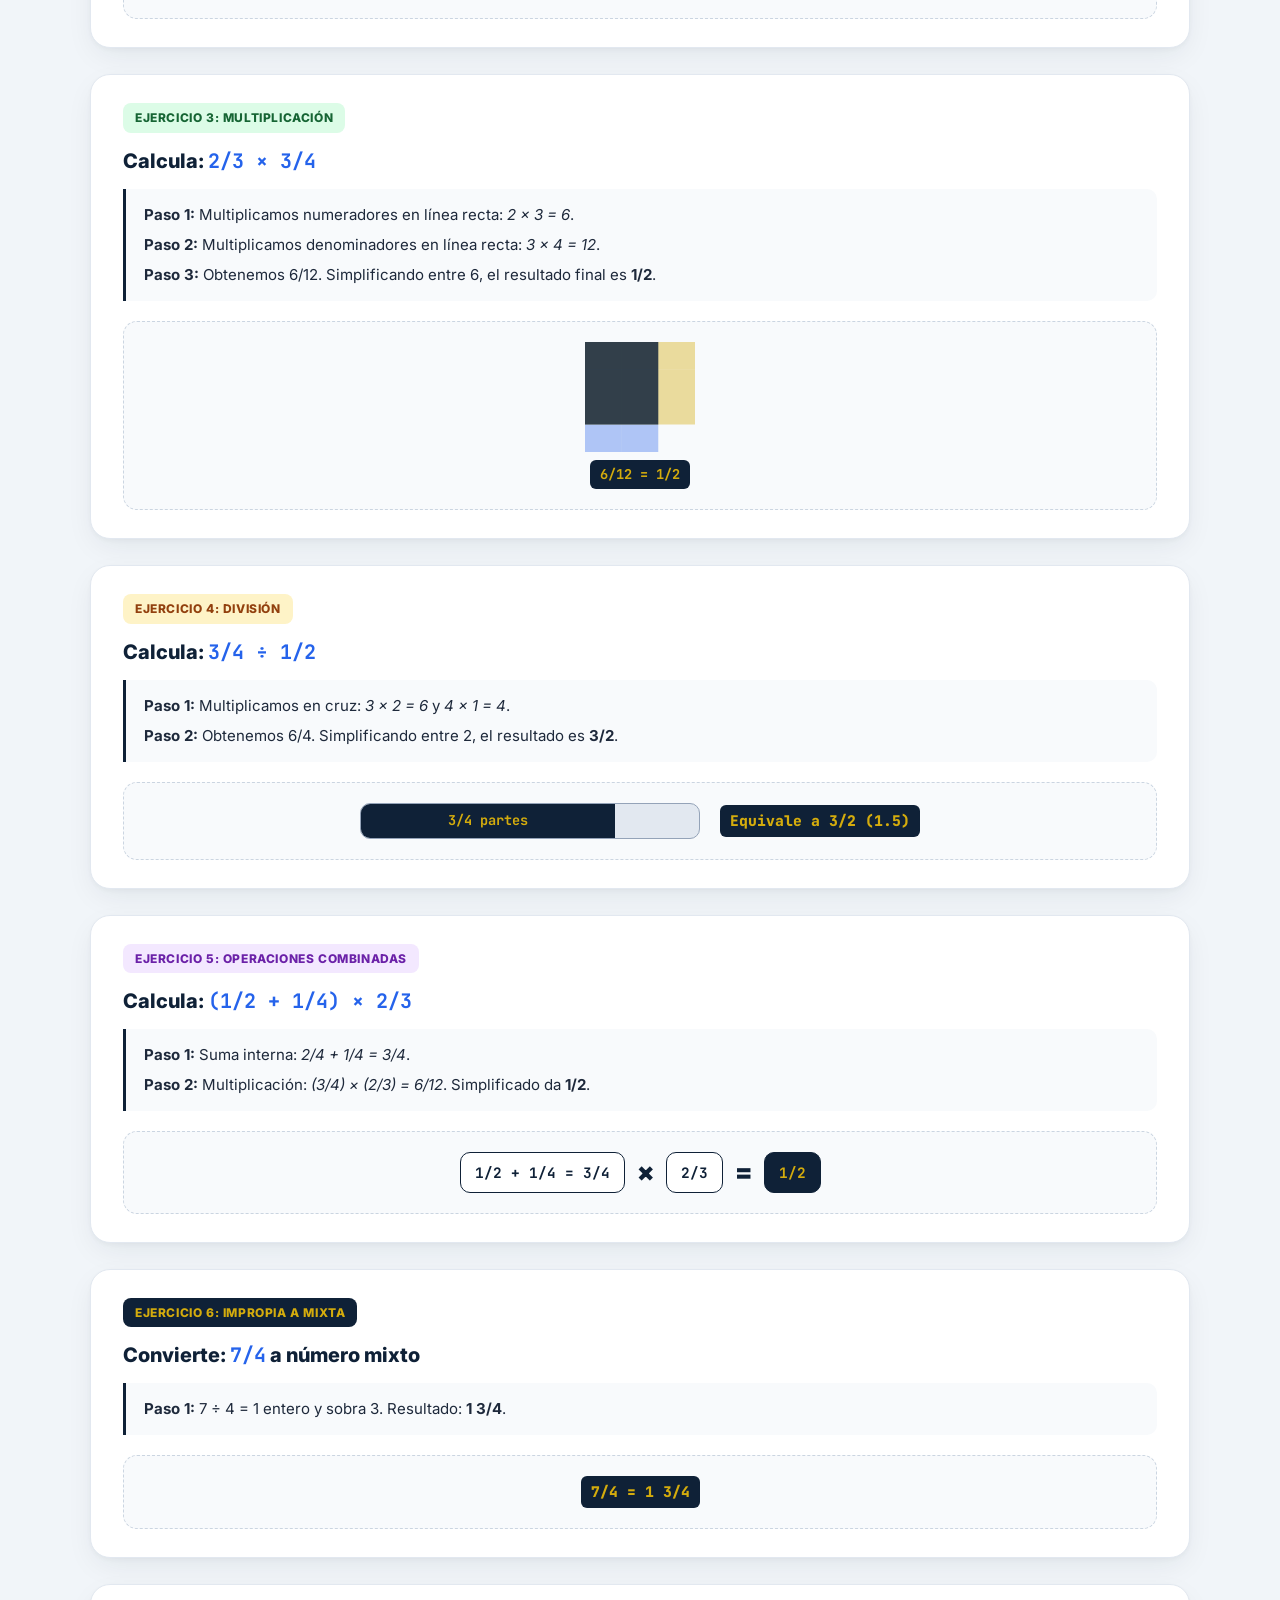
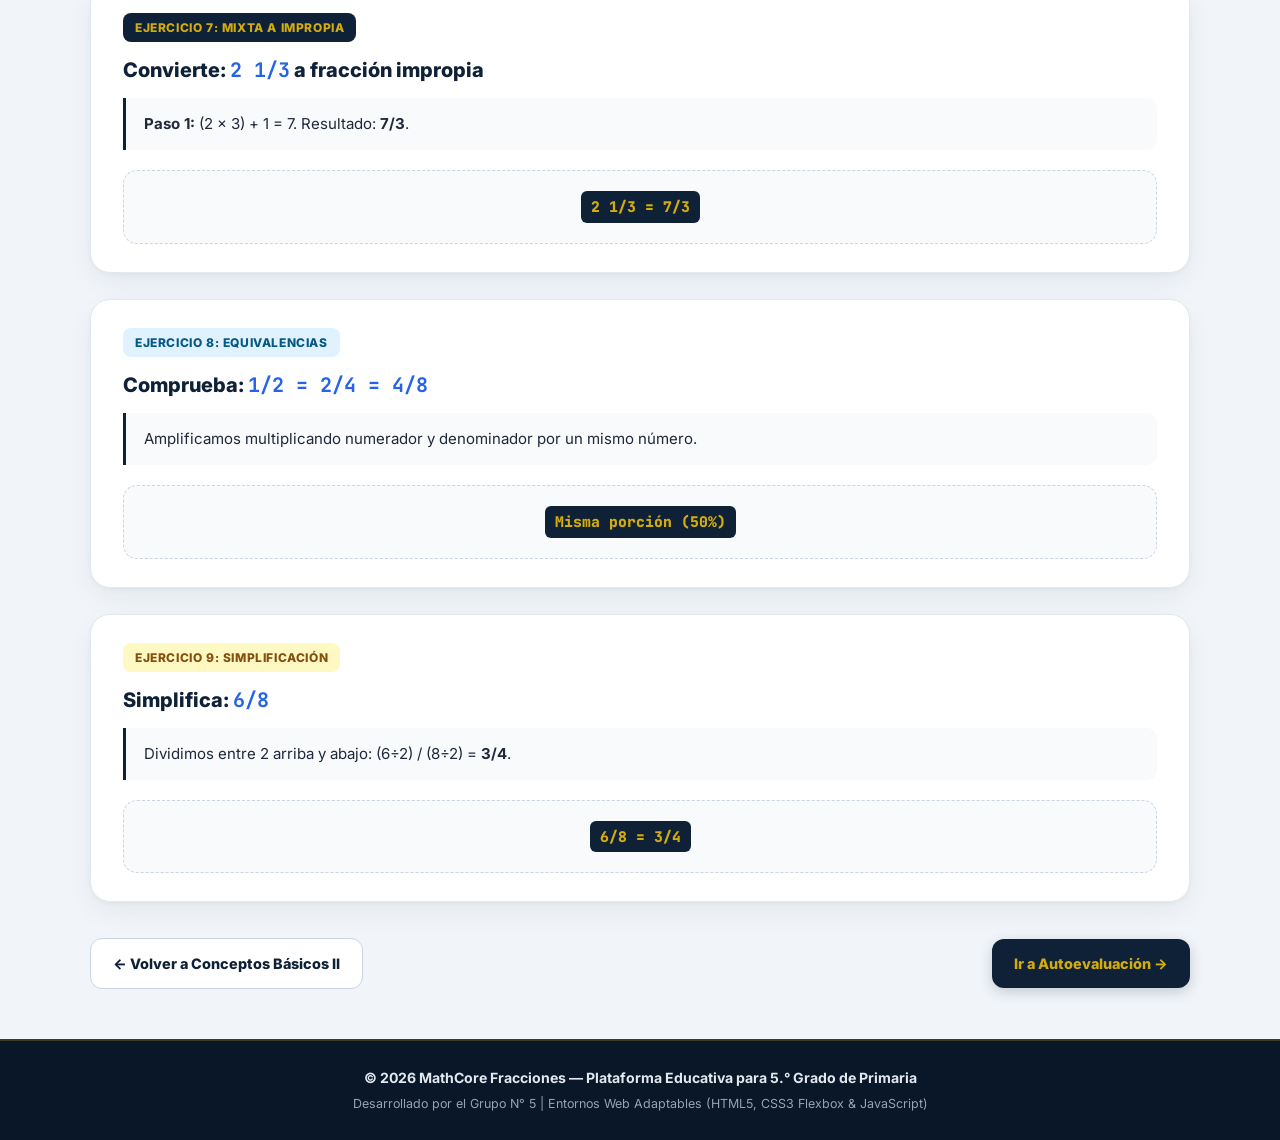
<file: operaciones.html>
<!DOCTYPE html>
<html lang="es">
<head>
    <meta charset="UTF-8">
    <meta name="viewport" content="width=device-width, initial-scale=1.0">
    <title>Operaciones y Ejercicios Gráficos | MathCore Fracciones</title>
    <link rel="preconnect" href="https://fonts.googleapis.com">
    <link rel="preconnect" href="https://fonts.gstatic.com" crossorigin>
    <link href="https://fonts.googleapis.com/css2?family=Inter:wght@400;500;600;700;800;900&family=JetBrains+Mono:wght@600;700&display=swap" rel="stylesheet">
    <link rel="stylesheet" href="css/operaciones.css">
</head>
<body>
    <header class="navbar">
        <div class="container navbar-content">
            <a href="index.html" class="brand">
                <div class="brand-logo-box">
                    <img src="img/logo-mathcore.png" alt="Emblema MathCore Fracciones">
                </div>
                <div class="brand-text">
                    <span class="brand-title">MathCore <span class="text-gold">Fracciones</span></span>
                    <span class="brand-subtitle">PLATAFORMA ACADÉMICA FORMAL</span>
                </div>
            </a>
            <button id="menu-toggle" class="menu-toggle" aria-label="Abrir menú de navegación">☰</button>
            <nav id="nav-menu" class="nav-menu">
                <a href="index.html" class="nav-link">Inicio</a>
                <a href="conceptos1.html" class="nav-link">Conceptos básicos I</a>
                <a href="conceptos2.html" class="nav-link">Conceptos Básicos II</a>
                <a href="operaciones.html" class="nav-link active">Operaciones</a>
                <a href="autoevaluacion.html" class="nav-link">Autoevaluación</a>
            </nav>
        </div>
    </header>

    <main class="container main-wrapper">
        <div class="module-header">
            <span class="module-tag">⚙️ MÓDULO PRÁCTICO 03</span>
            <h1 class="module-title">Operaciones, Conversiones y Ejercicios Resueltos</h1>
            <p class="module-desc">Explora nuestro simulador interactivo y estudia 9 ejercicios resueltos paso a paso con gráficos explicativos.</p>
        </div>

        <!-- SIMULADOR INTERACTIVO -->
        <section class="card-relief simulator-card">
            <div class="card-header">
                <span class="icon-badge">🧮</span>
                <div>
                    <h2>Simulador Interactivo de Operaciones</h2>
                    <p class="card-sub">Modifica los valores para observar el procedimiento y el resultado simplificado en tiempo real</p>
                </div>
            </div>

            <div class="simulator-grid">
                <div class="sim-controls">
                    <div class="fractions-inputs">
                        <div class="frac-box">
                            <label>Fracción A</label>
                            <div class="frac-inputs-row">
                                <input type="number" id="numA" value="1" min="1" max="50">
                                <span>/</span>
                                <input type="number" id="denA" value="4" min="1" max="50">
                            </div>
                        </div>

                        <div class="op-select-box">
                            <label>Operación</label>
                            <select id="opType">
                                <option value="+">Suma (+)</option>
                                <option value="-">Resta (-)</option>
                                <option value="*">Multiplicación (×)</option>
                                <option value="/">División (÷)</option>
                            </select>
                        </div>

                        <div class="frac-box">
                            <label>Fracción B</label>
                            <div class="frac-inputs-row">
                                <input type="number" id="numB" value="2" min="1" max="50">
                                <span>/</span>
                                <input type="number" id="denB" value="4" min="1" max="50">
                            </div>
                        </div>
                    </div>
                </div>

                <div class="sim-result-panel">
                    <span class="res-label">RESULTADO SIMPLIFICADO</span>
                    <div id="calc-result" class="res-number">3 / 4</div>
                    <div id="calc-step" class="res-step">Procedimiento en tiempo real...</div>
                </div>
            </div>
        </section>

        <div class="section-divider-title">
            <h2>Ejercicios Resueltos con Representación Gráfica</h2>
            <p>Analiza visualmente cómo se comportan las fracciones en cada operación y transformación.</p>
        </div>

        <!-- EJERCICIO 1 -->
        <article class="card-relief ejercicio-card">
            <span class="etiqueta suma">Ejercicio 1: Suma de fracciones</span>
            <h3>Calcula: <strong>1/4 + 2/4</strong></h3>
            <div class="pasos-resolucion">
                <p><strong>Paso 1:</strong> Como los denominadores son iguales (4), sumamos directamente los numeradores: <em>1 + 2 = 3</em>.</p>
                <p><strong>Paso 2:</strong> Conservamos el mismo denominador. El resultado final es <strong>3/4</strong>.</p>
            </div>
            <div class="contenedor-grafico">
                <div class="grafico-item">
                    <svg width="85" height="85" viewBox="0 0 100 100"><circle cx="50" cy="50" r="45" fill="#e2e8f0" stroke="#94a3b8" stroke-width="2"/><path d="M50 50 L50 5 A45 45 0 0 1 95 50 Z" fill="#0F2137"/></svg>
                    <span style="color:#0F2137; font-weight:700;">1/4</span>
                </div>
                <span class="signo">+</span>
                <div class="grafico-item">
                    <svg width="85" height="85" viewBox="0 0 100 100"><circle cx="50" cy="50" r="45" fill="#e2e8f0" stroke="#94a3b8" stroke-width="2"/><path d="M50 50 L50 5 A45 45 0 0 1 95 50 Z" fill="#0F2137"/><path d="M50 50 L95 50 A45 45 0 0 1 50 95 Z" fill="#0F2137"/></svg>
                    <span style="color:#0F2137; font-weight:700;">2/4</span>
                </div>
                <span class="signo">=</span>
                <div class="grafico-item">
                    <svg width="85" height="85" viewBox="0 0 100 100"><circle cx="50" cy="50" r="45" fill="#e2e8f0" stroke="#94a3b8" stroke-width="2"/><path d="M50 50 L50 5 A45 45 0 0 1 95 50 Z" fill="#D4AC0D"/><path d="M50 50 L95 50 A45 45 0 0 1 50 95 Z" fill="#D4AC0D"/><path d="M50 50 L50 95 A45 45 0 0 1 5 50 Z" fill="#D4AC0D"/></svg>
                    <span class="resultado-text" style="background-color: #0F2137; color: #D4AC0D; padding: 4px 10px; border-radius: 6px;">3/4</span>
                </div>
            </div>
        </article>

        <!-- EJERCICIO 2 -->
        <article class="card-relief ejercicio-card">
            <span class="etiqueta resta">Ejercicio 2: Resta de fracciones</span>
            <h3>Calcula: <strong>5/6 - 2/6</strong></h3>
            <div class="pasos-resolucion">
                <p><strong>Paso 1:</strong> Restamos los numeradores manteniendo el denominador común: <em>5 - 2 = 3</em>.</p>
                <p><strong>Paso 2:</strong> Obtenemos 3/6. Simplificando (dividiendo entre 3), el resultado es <strong>1/2</strong>.</p>
            </div>
            <div class="contenedor-grafico">
                <div class="grafico-item">
                    <svg width="85" height="85" viewBox="0 0 100 100"><circle cx="50" cy="50" r="45" fill="#0F2137" stroke="#1e293b" stroke-width="2"/><path d="M50 50 L50 5 A45 45 0 0 1 88.9 27.5 Z" fill="#e2e8f0"/></svg>
                    <span style="color:#0F2137; font-weight:700;">5/6</span>
                </div>
                <span class="signo">-</span>
                <div class="grafico-item">
                    <svg width="85" height="85" viewBox="0 0 100 100"><circle cx="50" cy="50" r="45" fill="#e2e8f0" stroke="#94a3b8" stroke-width="2"/><path d="M50 50 L50 5 A45 45 0 0 1 88.9 27.5 Z" fill="#2563eb"/><path d="M50 50 L88.9 27.5 A45 45 0 0 1 88.9 72.5 Z" fill="#2563eb"/></svg>
                    <span style="color:#0F2137; font-weight:700;">2/6</span>
                </div>
                <span class="signo">=</span>
                <div class="grafico-item">
                    <svg width="85" height="85" viewBox="0 0 100 100"><circle cx="50" cy="50" r="45" fill="#e2e8f0" stroke="#94a3b8" stroke-width="2"/><path d="M50 50 L50 5 A45 45 0 0 1 88.9 27.5 Z" fill="#D4AC0D"/><path d="M50 50 L88.9 27.5 A45 45 0 0 1 88.9 72.5 Z" fill="#D4AC0D"/><path d="M50 50 L88.9 72.5 A45 45 0 0 1 50 95 Z" fill="#D4AC0D"/></svg>
                    <span class="resultado-text" style="background-color: #0F2137; color: #D4AC0D; padding: 4px 10px; border-radius: 6px;">3/6 = 1/2</span>
                </div>
            </div>
        </article>

        <!-- EJERCICIO 3 -->
        <article class="card-relief ejercicio-card">
            <span class="etiqueta multiplicacion">Ejercicio 3: Multiplicación</span>
            <h3>Calcula: <strong>2/3 × 3/4</strong></h3>
            <div class="pasos-resolucion">
                <p><strong>Paso 1:</strong> Multiplicamos numeradores en línea recta: <em>2 × 3 = 6</em>.</p>
                <p><strong>Paso 2:</strong> Multiplicamos denominadores en línea recta: <em>3 × 4 = 12</em>.</p>
                <p><strong>Paso 3:</strong> Obtenemos 6/12. Simplificando entre 6, el resultado final es <strong>1/2</strong>.</p>
            </div>
            <div class="contenedor-grafico">
                <div class="grafico-item">
                    <svg width="110" height="110" viewBox="0 0 100 100">
                        <rect x="0" y="0" width="33.3" height="100" fill="#2563eb" opacity="0.35"/>
                        <rect x="33.3" y="0" width="33.3" height="100" fill="#2563eb" opacity="0.35"/>
                        <rect x="0" y="0" width="100" height="25" fill="#D4AC0D" opacity="0.4"/>
                        <rect x="0" y="25" width="100" height="25" fill="#D4AC0D" opacity="0.4"/>
                        <rect x="0" y="50" width="100" height="25" fill="#D4AC0D" opacity="0.4"/>
                        <rect x="0" y="0" width="66.6" height="75" fill="#0F2137" opacity="0.8"/>
                    </svg>
                    <span class="resultado-text" style="background-color: #0F2137; color: #D4AC0D; padding: 4px 10px; border-radius: 6px;">6/12 = 1/2</span>
                </div>
            </div>
        </article>

        <!-- EJERCICIO 4 -->
        <article class="card-relief ejercicio-card">
            <span class="etiqueta division">Ejercicio 4: División</span>
            <h3>Calcula: <strong>3/4 ÷ 1/2</strong></h3>
            <div class="pasos-resolucion">
                <p><strong>Paso 1:</strong> Multiplicamos en cruz: <em>3 × 2 = 6</em> y <em>4 × 1 = 4</em>.</p>
                <p><strong>Paso 2:</strong> Obtenemos 6/4. Simplificando entre 2, el resultado es <strong>3/2</strong>.</p>
            </div>
            <div class="contenedor-grafico">
                <div class="barra-proporcion"><div class="barra-relleno" style="width: 75%;">3/4 partes</div></div>
                <span class="resultado-text" style="background-color: #0F2137; color: #D4AC0D; padding: 4px 10px; border-radius: 6px;">Equivale a 3/2 (1.5)</span>
            </div>
        </article>

        <!-- EJERCICIO 5 -->
        <article class="card-relief ejercicio-card">
            <span class="etiqueta combinada">Ejercicio 5: Operaciones Combinadas</span>
            <h3>Calcula: <strong>(1/2 + 1/4) × 2/3</strong></h3>
            <div class="pasos-resolucion">
                <p><strong>Paso 1:</strong> Suma interna: <em>2/4 + 1/4 = 3/4</em>.</p>
                <p><strong>Paso 2:</strong> Multiplicación: <em>(3/4) × (2/3) = 6/12</em>. Simplificado da <strong>1/2</strong>.</p>
            </div>
            <div class="contenedor-grafico">
                <div class="bloque-combinado">
                    <span class="paso-badge">1/2 + 1/4 = 3/4</span>
                    <span class="signo">×</span>
                    <span class="paso-badge">2/3</span>
                    <span class="signo">=</span>
                    <span class="paso-badge resultado">1/2</span>
                </div>
            </div>
        </article>

        <!-- EJERCICIO 6 -->
        <article class="card-relief ejercicio-card">
            <span class="etiqueta conversion">Ejercicio 6: Impropia a Mixta</span>
            <h3>Convierte: <strong>7/4</strong> a número mixto</h3>
            <div class="pasos-resolucion">
                <p><strong>Paso 1:</strong> 7 ÷ 4 = 1 entero y sobra 3. Resultado: <strong>1 3/4</strong>.</p>
            </div>
            <div class="contenedor-grafico">
                <span class="resultado-text" style="background-color: #0F2137; color: #D4AC0D; padding: 4px 10px; border-radius: 6px;">7/4 = 1 3/4</span>
            </div>
        </article>

        <!-- EJERCICIO 7 -->
        <article class="card-relief ejercicio-card">
            <span class="etiqueta conversion">Ejercicio 7: Mixta a Impropia</span>
            <h3>Convierte: <strong>2 1/3</strong> a fracción impropia</h3>
            <div class="pasos-resolucion">
                <p><strong>Paso 1:</strong> (2 × 3) + 1 = 7. Resultado: <strong>7/3</strong>.</p>
            </div>
            <div class="contenedor-grafico">
                <span class="resultado-text" style="background-color: #0F2137; color: #D4AC0D; padding: 4px 10px; border-radius: 6px;">2 1/3 = 7/3</span>
            </div>
        </article>

        <!-- EJERCICIO 8 -->
        <article class="card-relief ejercicio-card">
            <span class="etiqueta equivalente">Ejercicio 8: Equivalencias</span>
            <h3>Comprueba: <strong>1/2 = 2/4 = 4/8</strong></h3>
            <div class="pasos-resolucion">
                <p>Amplificamos multiplicando numerador y denominador por un mismo número.</p>
            </div>
            <div class="contenedor-grafico">
                <span class="resultado-text" style="background-color: #0F2137; color: #D4AC0D; padding: 4px 10px; border-radius: 6px;">Misma porción (50%)</span>
            </div>
        </article>

        <!-- EJERCICIO 9 -->
        <article class="card-relief ejercicio-card">
            <span class="etiqueta simplificacion">Ejercicio 9: Simplificación</span>
            <h3>Simplifica: <strong>6/8</strong></h3>
            <div class="pasos-resolucion">
                <p>Dividimos entre 2 arriba y abajo: (6÷2) / (8÷2) = <strong>3/4</strong>.</p>
            </div>
            <div class="contenedor-grafico">
                <span class="resultado-text" style="background-color: #0F2137; color: #D4AC0D; padding: 4px 10px; border-radius: 6px;">6/8 = 3/4</span>
            </div>
        </article>

        <div class="page-navigation">
            <a href="conceptos2.html" class="btn-nav btn-prev">← Volver a Conceptos Básicos II</a>
            <a href="autoevaluacion.html" class="btn-nav btn-next">Ir a Autoevaluación →</a>
        </div>
    </main>

    <footer class="footer">
        <div class="container footer-content">
            <p class="footer-main">© 2026 MathCore Fracciones — Plataforma Educativa para 5.° Grado de Primaria</p>
            <p class="footer-sub">Desarrollado por el Grupo N° 5 | Entornos Web Adaptables (HTML5, CSS3 Flexbox & JavaScript)</p>
        </div>
    </footer>
    <script src="js/operaciones.js"></script>
</body>
</html>
</file>
<file: css/inicio.css>
/* ================= VARIABLES INSTITUCIONALES ================= */
:root {
    --navy-950: #0a1728;
    --navy-900: #0F2137;
    --navy-800: #1b2a4a;
    --gold: #D4AC0D;
    --gold-light: #F7DC6F;
    --gold-hover: #B7950B;
    --bg-page: #f1f5f9;
    --text-main: #1e293b;
    --text-muted: #475569;
    --white: #ffffff;
    --shadow-relief: 0 10px 30px -5px rgba(15, 33, 55, 0.08), 0 2px 4px 0 rgba(0, 0, 0, 0.03);
    --shadow-hover: 0 18px 35px -8px rgba(15, 33, 55, 0.14);
}

/* ================= RESET Y BASE ================= */
* {
    margin: 0;
    padding: 0;
    box-sizing: border-box;
}

body {
    font-family: 'Inter', system-ui, -apple-system, sans-serif;
    background-color: var(--bg-page);
    color: var(--text-main);
    line-height: 1.6;
    display: flex;
    flex-direction: column;
    min-height: 100vh;
}

main {
    flex: 1;
}

.container {
    width: 100%;
    max-width: 1200px;
    margin: 0 auto;
    padding: 0 20px;
}

/* ================= CABECERA Y MENÚ (FLEXBOX) ================= */
.navbar {
    background-color: var(--navy-900);
    border-bottom: 2px solid rgba(212, 172, 13, 0.3);
    position: sticky;
    top: 0;
    z-index: 100;
    box-shadow: 0 4px 20px rgba(0, 0, 0, 0.25);
}

.navbar-content {
    display: flex;
    justify-content: space-between;
    align-items: center;
    min-height: 80px;
    flex-wrap: wrap;
    padding-top: 10px;
    padding-bottom: 10px;
}

/* Zona del Logo */
.brand {
    display: flex;
    align-items: center;
    gap: 14px;
    text-decoration: none;
}

.brand-logo-box {
    width: 52px;
    height: 52px;
    border-radius: 12px;
    overflow: hidden;
    background-color: var(--navy-950);
    border: 1.5px solid rgba(212, 172, 13, 0.5);
    display: flex;
    align-items: center;
    justify-content: center;
    box-shadow: 0 0 15px rgba(56, 189, 248, 0.25);
}

.brand-logo-box img {
    width: 100%;
    height: 100%;
    object-fit: cover;
}

.brand-text {
    display: flex;
    flex-direction: column;
}

.brand-title {
    font-size: 1.3rem;
    font-weight: 800;
    color: var(--white);
    letter-spacing: -0.02em;
    line-height: 1.1;
}

.text-gold {
    color: var(--gold);
    font-weight: 400;
}

.brand-subtitle {
    font-size: 0.65rem;
    letter-spacing: 0.14em;
    color: #94a3b8;
    font-weight: 700;
    margin-top: 3px;
}

/* Menú de enlaces */
.nav-menu {
    display: flex;
    align-items: center;
    gap: 6px;
    background-color: rgba(10, 23, 40, 0.65);
    padding: 6px;
    border-radius: 14px;
    border: 1px solid rgba(255, 255, 255, 0.08);
}

.nav-link {
    text-decoration: none;
    color: #cbd5e1;
    font-size: 0.82rem;
    font-weight: 700;
    padding: 9px 14px;
    border-radius: 10px;
    transition: all 0.25s ease;
}

.nav-link:hover {
    color: var(--white);
    background-color: rgba(255, 255, 255, 0.08);
}

.nav-link.active {
    background-color: var(--gold);
    color: var(--navy-950);
    box-shadow: 0 0 15px rgba(212, 172, 13, 0.4);
}

.menu-toggle {
    display: none;
    background: var(--navy-800);
    color: var(--gold);
    border: 1px solid rgba(212, 172, 13, 0.4);
    font-size: 1.4rem;
    padding: 6px 12px;
    border-radius: 8px;
    cursor: pointer;
}

/* ================= SECCIÓN HERO ================= */
.hero-section {
    background-color: var(--navy-900);
    background-image: 
        radial-gradient(rgba(212, 172, 13, 0.14) 1px, transparent 1px),
        radial-gradient(rgba(255, 255, 255, 0.05) 1px, var(--navy-900) 1px);
    background-size: 36px 36px;
    background-position: 0 0, 18px 18px;
    color: var(--white);
    padding: 60px 0;
    border-bottom: 3px solid var(--gold);
}

.hero-flex {
    display: flex;
    flex-direction: column;
    align-items: flex-start;
}

.badge-nivel {
    display: inline-block;
    background-color: rgba(212, 172, 13, 0.15);
    border: 1px solid rgba(212, 172, 13, 0.45);
    color: var(--gold-light);
    font-size: 0.78rem;
    font-weight: 800;
    letter-spacing: 0.1em;
    padding: 6px 14px;
    border-radius: 50px;
    margin-bottom: 18px;
}

.hero-title {
    font-size: 2.75rem;
    font-weight: 900;
    line-height: 1.15;
    margin-bottom: 16px;
}

.text-gold-gradient {
    color: var(--gold);
}

.hero-lead {
    font-size: 1.15rem;
    color: #e2e8f0;
    max-width: 780px;
    margin-bottom: 24px;
    font-weight: 500;
}

.welcome-box {
    background: rgba(10, 23, 40, 0.75);
    border-left: 4px solid var(--gold);
    padding: 20px 24px;
    border-radius: 0 14px 14px 0;
    max-width: 820px;
    margin-bottom: 28px;
    color: #cbd5e1;
    font-size: 0.98rem;
}

.welcome-greeting {
    font-weight: 800;
    color: var(--white);
    font-size: 1.08rem;
    margin-bottom: 6px;
}

.hero-actions {
    display: flex;
    gap: 14px;
    flex-wrap: wrap;
}

.btn {
    text-decoration: none;
    font-weight: 800;
    font-size: 0.92rem;
    padding: 13px 24px;
    border-radius: 12px;
    transition: transform 0.2s ease, box-shadow 0.2s ease;
    display: inline-flex;
    align-items: center;
}

.btn:hover {
    transform: translateY(-2px);
}

.btn-primary {
    background-color: var(--gold);
    color: var(--navy-950);
    box-shadow: 0 4px 18px rgba(212, 172, 13, 0.35);
}

.btn-secondary {
    background-color: var(--navy-800);
    color: var(--white);
    border: 1px solid rgba(255, 255, 255, 0.2);
}

/* ================= CONTENIDO CENTRAL (DOS COLUMNAS FLEXBOX) ================= */
.main-content-section {
    padding: 50px 0;
}

.content-columns {
    display: flex;
    gap: 32px;
    align-items: flex-start;
}

.col-left {
    flex: 1.25;
    display: flex;
    flex-direction: column;
    gap: 28px;
}

.col-right {
    flex: 1;
}

/* Tarjetas en Alto Relieve */
.card-relief {
    background-color: var(--white);
    border-radius: 18px;
    padding: 28px;
    border: 1px solid #e2e8f0;
    box-shadow: var(--shadow-relief);
    transition: box-shadow 0.3s ease;
}

.card-relief:hover {
    box-shadow: var(--shadow-hover);
}

.card-header {
    display: flex;
    align-items: center;
    gap: 14px;
    border-bottom: 1px solid #f1f5f9;
    padding-bottom: 16px;
    margin-bottom: 18px;
}

.icon-badge {
    width: 44px;
    height: 44px;
    background-color: var(--navy-900);
    color: var(--gold);
    border-radius: 12px;
    display: flex;
    align-items: center;
    justify-content: center;
    font-size: 1.3rem;
}

.card-header h2 {
    font-size: 1.35rem;
    font-weight: 800;
    color: var(--navy-900);
}

.card-intro {
    font-weight: 600;
    color: var(--text-muted);
    margin-bottom: 14px;
}

.learning-list {
    list-style: none;
    display: flex;
    flex-direction: column;
    gap: 12px;
    margin-bottom: 20px;
}

.learning-list li {
    display: flex;
    align-items: flex-start;
    gap: 12px;
    background-color: #f8fafc;
    padding: 12px 14px;
    border-radius: 10px;
    border: 1px solid #e2e8f0;
    font-size: 0.95rem;
}

.check-dot {
    background-color: var(--navy-900);
    color: var(--gold);
    font-weight: 900;
    width: 24px;
    height: 24px;
    border-radius: 50%;
    display: flex;
    align-items: center;
    justify-content: center;
    font-size: 0.8rem;
    flex-shrink: 0;
    margin-top: 2px;
}

.motivation-banner {
    background-color: #fef9e7;
    border: 1px solid #f7dc6f;
    color: #7d6608;
    padding: 14px 18px;
    border-radius: 12px;
    font-weight: 700;
    font-size: 0.95rem;
    text-align: center;
}

/* Lista de Docentes */
.group-tag {
    display: inline-block;
    background-color: var(--gold);
    color: var(--navy-950);
    font-size: 0.75rem;
    font-weight: 800;
    padding: 2px 10px;
    border-radius: 6px;
    margin-top: 2px;
}

.teachers-list {
    list-style: none;
    display: flex;
    flex-direction: column;
    gap: 10px;
}

.teachers-list li {
    padding: 10px 14px;
    background-color: #f8fafc;
    border-left: 3px solid var(--navy-900);
    border-radius: 6px;
    font-size: 0.88rem;
    color: var(--text-main);
}

.teachers-list li strong {
    color: var(--navy-900);
}

/* ================= PANEL DERECHO: ESTRUCTURA DEL CURSO (4 MÓDULOS) ================= */
.structure-panel {
    background-color: var(--navy-900);
    color: var(--white);
    border-radius: 20px;
    padding: 28px;
    border: 1px solid rgba(212, 172, 13, 0.35);
    box-shadow: 0 20px 40px -10px rgba(15, 33, 55, 0.25);
}

.structure-header {
    display: flex;
    justify-content: space-between;
    align-items: center;
    border-bottom: 1px solid rgba(255, 255, 255, 0.12);
    padding-bottom: 16px;
    margin-bottom: 20px;
}

.structure-header h3 {
    font-size: 1.25rem;
    font-weight: 800;
}

.module-count {
    background-color: rgba(212, 172, 13, 0.2);
    color: var(--gold-light);
    font-size: 0.78rem;
    font-weight: 800;
    padding: 4px 12px;
    border-radius: 8px;
    border: 1px solid rgba(212, 172, 13, 0.4);
}

.modules-container {
    display: flex;
    flex-direction: column;
    gap: 14px;
}

.module-card {
    display: flex;
    align-items: flex-start;
    gap: 14px;
    text-decoration: none;
    background-color: rgba(255, 255, 255, 0.05);
    border: 1px solid rgba(255, 255, 255, 0.08);
    padding: 16px;
    border-radius: 14px;
    transition: all 0.25s ease;
}

.module-card:hover {
    background-color: rgba(255, 255, 255, 0.11);
    border-color: var(--gold);
    transform: translateX(4px);
}

.module-number {
    font-family: 'JetBrains Mono', monospace;
    background-color: rgba(212, 172, 13, 0.2);
    color: var(--gold);
    font-weight: 700;
    font-size: 0.95rem;
    min-width: 40px;
    height: 40px;
    border-radius: 10px;
    display: flex;
    align-items: center;
    justify-content: center;
    flex-shrink: 0;
}

.module-details h4 {
    color: var(--white);
    font-size: 1rem;
    font-weight: 700;
    margin-bottom: 4px;
}

.module-details p {
    color: #cbd5e1;
    font-size: 0.84rem;
    line-height: 1.45;
}

/* ================= PIE DE PÁGINA ================= */
.footer {
    background-color: var(--navy-950);
    color: #94a3b8;
    border-top: 2px solid rgba(212, 172, 13, 0.25);
    padding: 26px 0;
    text-align: center;
}

.footer-main {
    color: #e2e8f0;
    font-weight: 700;
    font-size: 0.88rem;
    margin-bottom: 4px;
}

.footer-sub {
    font-size: 0.78rem;
}

/* ================= DISEÑO ADAPTABLE (RESPONSIVE FLEXBOX) ================= */
@media (max-width: 960px) {
    .content-columns {
        flex-direction: column;
    }

    .col-left, .col-right {
        width: 100%;
    }

    .hero-title {
        font-size: 2.1rem;
    }
}

@media (max-width: 768px) {
    .menu-toggle {
        display: block;
    }

    .nav-menu {
        display: none;
        width: 100%;
        flex-direction: column;
        align-items: stretch;
        margin-top: 12px;
        background-color: var(--navy-950);
    }

    .nav-menu.show {
        display: flex;
    }

    .nav-link {
        text-align: left;
        padding: 12px 16px;
    }
}
</file>
<file: css/autoevaluacion.css>
/* ================= VARIABLES INSTITUCIONALES ================= */
:root {
    --navy-950: #0a1728;
    --navy-900: #0F2137;
    --navy-800: #1b2a4a;
    --gold: #D4AC0D;
    --gold-light: #F7DC6F;
    --cobalt: #2563eb;
    --bg-page: #f1f5f9;
    --text-main: #1e293b;
    --text-muted: #475569;
    --white: #ffffff;
    --shadow-relief: 0 10px 30px -5px rgba(15, 33, 55, 0.08), 0 2px 4px 0 rgba(0, 0, 0, 0.03);
    --shadow-hover: 0 18px 35px -8px rgba(15, 33, 55, 0.13);
}

/* ================= RESET Y BASE ================= */
* {
    margin: 0;
    padding: 0;
    box-sizing: border-box;
}

body {
    font-family: 'Inter', system-ui, -apple-system, sans-serif;
    background-color: var(--bg-page);
    color: var(--text-main);
    line-height: 1.6;
    display: flex;
    flex-direction: column;
    min-height: 100vh;
}

main {
    flex: 1;
}

.container {
    width: 100%;
    max-width: 1140px;
    margin: 0 auto;
    padding: 0 20px;
}

/* ================= CABECERA Y MENÚ ================= */
.navbar {
    background-color: var(--navy-900);
    border-bottom: 2px solid rgba(212, 172, 13, 0.3);
    position: sticky;
    top: 0;
    z-index: 100;
    box-shadow: 0 4px 20px rgba(0, 0, 0, 0.25);
}

.navbar-content {
    display: flex;
    justify-content: space-between;
    align-items: center;
    min-height: 80px;
    flex-wrap: wrap;
    padding: 10px 0;
}

.brand {
    display: flex;
    align-items: center;
    gap: 14px;
    text-decoration: none;
}

.brand-logo-box {
    width: 52px;
    height: 52px;
    border-radius: 12px;
    overflow: hidden;
    background-color: var(--navy-950);
    border: 1.5px solid rgba(212, 172, 13, 0.5);
    display: flex;
    align-items: center;
    justify-content: center;
    box-shadow: 0 0 15px rgba(56, 189, 248, 0.25);
}

.brand-logo-box img {
    width: 100%;
    height: 100%;
    object-fit: cover;
}

.brand-title {
    font-size: 1.3rem;
    font-weight: 800;
    color: var(--white);
    letter-spacing: -0.02em;
    line-height: 1.1;
}

.text-gold {
    color: var(--gold);
    font-weight: 400;
}

.brand-subtitle {
    font-size: 0.65rem;
    letter-spacing: 0.14em;
    color: #94a3b8;
    font-weight: 700;
    margin-top: 3px;
}

.nav-menu {
    display: flex;
    align-items: center;
    gap: 6px;
    background-color: rgba(10, 23, 40, 0.65);
    padding: 6px;
    border-radius: 14px;
    border: 1px solid rgba(255, 255, 255, 0.08);
}

.nav-link {
    text-decoration: none;
    color: #cbd5e1;
    font-size: 0.82rem;
    font-weight: 700;
    padding: 9px 14px;
    border-radius: 10px;
    transition: all 0.25s ease;
}

.nav-link:hover {
    color: var(--white);
    background-color: rgba(255, 255, 255, 0.08);
}

.nav-link.active {
    background-color: var(--gold);
    color: var(--navy-950);
    box-shadow: 0 0 15px rgba(212, 172, 13, 0.4);
}

.menu-toggle {
    display: none;
    background: var(--navy-800);
    color: var(--gold);
    border: 1px solid rgba(212, 172, 13, 0.4);
    font-size: 1.4rem;
    padding: 6px 12px;
    border-radius: 8px;
    cursor: pointer;
}

/* ================= ENCABEZADO Y CONTENEDOR ================= */
.main-wrapper {
    padding-top: 40px;
    padding-bottom: 50px;
    display: flex;
    flex-direction: column;
    gap: 28px;
}

.module-header {
    border-bottom: 2px solid #e2e8f0;
    padding-bottom: 20px;
}

.flex-between-center {
    display: flex;
    justify-content: space-between;
    align-items: center;
    flex-wrap: wrap;
    gap: 16px;
}

.module-tag {
    display: inline-block;
    color: var(--gold);
    background-color: var(--navy-900);
    font-size: 0.75rem;
    font-weight: 800;
    letter-spacing: 0.08em;
    padding: 5px 12px;
    border-radius: 6px;
    margin-bottom: 10px;
}

.module-title {
    font-size: 2.1rem;
    font-weight: 900;
    color: var(--navy-900);
    letter-spacing: -0.02em;
}

.module-desc {
    color: var(--text-muted);
    font-size: 0.98rem;
    margin-top: 4px;
}

/* Botón de descarga de PDF */
.btn-download-pdf {
    background-color: var(--gold);
    color: var(--navy-950);
    font-weight: 800;
    font-size: 0.9rem;
    padding: 12px 20px;
    border-radius: 12px;
    text-decoration: none;
    box-shadow: 0 4px 15px rgba(212, 172, 13, 0.35);
    transition: all 0.2s ease;
    display: inline-flex;
    align-items: center;
    gap: 8px;
}

.btn-download-pdf:hover {
    background-color: #f39c12;
    transform: translateY(-2px);
}

/* ================= TARJETAS EN ALTO RELIEVE ================= */
.card-relief {
    background-color: var(--white);
    border-radius: 20px;
    padding: 28px;
    border: 1px solid #e2e8f0;
    box-shadow: var(--shadow-relief);
    transition: box-shadow 0.3s ease;
}

.card-relief:hover {
    box-shadow: var(--shadow-hover);
}

.eval-grid {
    display: grid;
    grid-template-columns: 380px 1fr;
    gap: 24px;
    align-items: start;
}

.card-header-mini {
    display: flex;
    align-items: center;
    gap: 12px;
    margin-bottom: 6px;
    border-bottom: 1px solid #f1f5f9;
    padding-bottom: 12px;
}

.badge-type {
    font-size: 1.2rem;
    background-color: var(--navy-900);
    color: var(--gold);
    width: 36px;
    height: 36px;
    border-radius: 9px;
    display: flex;
    align-items: center;
    justify-content: center;
}

.card-header-mini h3 {
    font-size: 1.15rem;
    font-weight: 800;
    color: var(--navy-900);
}

.card-sub-desc {
    font-size: 0.78rem;
    color: var(--text-muted);
    margin-bottom: 18px;
}

/* Formulario de Estudiante */
.student-form {
    display: flex;
    flex-direction: column;
    gap: 14px;
}

.form-group label {
    display: block;
    font-size: 0.82rem;
    font-weight: 800;
    color: var(--navy-900);
    margin-bottom: 6px;
}

.form-group input, .form-group select, .form-group textarea {
    width: 100%;
    padding: 10px 12px;
    font-family: inherit;
    font-size: 0.9rem;
    border: 1px solid #cbd5e1;
    border-radius: 10px;
    background-color: #f8fafc;
    color: var(--text-main);
    outline: none;
    transition: border-color 0.2s;
}

.form-group input:focus, .form-group select:focus, .form-group textarea:focus {
    border-color: var(--navy-900);
    background-color: var(--white);
}

.form-actions {
    display: flex;
    gap: 10px;
    margin-top: 6px;
}

.btn-submit {
    flex: 1;
    background-color: var(--navy-900);
    color: var(--white);
    font-weight: 800;
    font-size: 0.88rem;
    padding: 11px;
    border: none;
    border-radius: 10px;
    cursor: pointer;
    transition: background-color 0.2s;
}

.btn-submit:hover {
    background-color: var(--navy-800);
}

.btn-clear {
    background-color: var(--white);
    color: var(--navy-900);
    border: 1.5px solid var(--navy-900);
    font-weight: 800;
    font-size: 0.88rem;
    padding: 11px 16px;
    border-radius: 10px;
    cursor: pointer;
    transition: background-color 0.2s;
}

.btn-clear:hover {
    background-color: #f1f5f9;
}

/* Cuestionario Interactivo */
.quiz-top-bar {
    display: flex;
    justify-content: space-between;
    align-items: center;
    flex-wrap: wrap;
    gap: 14px;
    border-bottom: 1px solid #f1f5f9;
    padding-bottom: 16px;
    margin-bottom: 20px;
}

.quiz-top-bar h3 {
    font-size: 1.25rem;
    font-weight: 800;
    color: var(--navy-900);
}

.quiz-sub {
    font-size: 0.78rem;
    color: var(--text-muted);
}

.level-tabs {
    display: flex;
    background-color: #e2e8f0;
    padding: 4px;
    border-radius: 10px;
    gap: 4px;
}

.lvl-btn {
    background: transparent;
    border: none;
    padding: 6px 12px;
    font-size: 0.8rem;
    font-weight: 700;
    color: var(--text-muted);
    border-radius: 8px;
    cursor: pointer;
    transition: all 0.2s;
}

.lvl-btn.active {
    background-color: var(--navy-900);
    color: var(--white);
    box-shadow: 0 2px 6px rgba(0,0,0,0.15);
}

.quiz-questions-container {
    display: flex;
    flex-direction: column;
    gap: 16px;
    margin-bottom: 24px;
}

.question-box {
    background-color: #f8fafc;
    border: 1px solid #e2e8f0;
    padding: 18px;
    border-radius: 14px;
    display: flex;
    flex-direction: column;
    gap: 12px;
}

.question-title {
    font-size: 0.98rem;
    font-weight: 800;
    color: var(--navy-900);
}

.options-grid {
    display: grid;
    grid-template-columns: repeat(auto-fit, minmax(220px, 1fr));
    gap: 10px;
}

.option-label {
    display: flex;
    align-items: center;
    gap: 10px;
    background-color: var(--white);
    border: 1px solid #cbd5e1;
    padding: 10px 14px;
    border-radius: 10px;
    cursor: pointer;
    font-size: 0.88rem;
    font-weight: 600;
    color: var(--text-main);
    transition: border-color 0.2s;
}

.option-label:hover {
    border-color: var(--navy-900);
}

.quiz-footer-actions {
    display: flex;
    justify-content: space-between;
    align-items: center;
    flex-wrap: wrap;
    gap: 12px;
    border-top: 1px solid #f1f5f9;
    padding-top: 20px;
}

.btn-evaluate {
    background: linear-gradient(135deg, var(--navy-900) 0%, var(--navy-800) 100%);
    color: var(--gold);
    font-weight: 800;
    font-size: 0.9rem;
    padding: 12px 20px;
    border: none;
    border-radius: 12px;
    cursor: pointer;
    box-shadow: 0 4px 14px rgba(15, 33, 55, 0.2);
    transition: transform 0.2s;
}

.btn-evaluate:hover {
    transform: translateY(-2px);
}

.btn-reset-quiz {
    background-color: #f1f5f9;
    color: var(--text-muted);
    border: 1px solid #cbd5e1;
    font-weight: 700;
    font-size: 0.85rem;
    padding: 10px 16px;
    border-radius: 12px;
    cursor: pointer;
}

.btn-reset-quiz:hover {
    background-color: #e2e8f0;
}

/* Panel de Retroalimentación */
.feedback-panel {
    margin-top: 20px;
    background-color: #fffbeb;
    border: 2px solid rgba(212, 172, 13, 0.5);
    border-radius: 16px;
    padding: 20px;
    display: flex;
    flex-direction: column;
    gap: 14px;
}

.feedback-panel.hidden {
    display: none;
}

.feedback-header {
    display: flex;
    align-items: center;
    gap: 14px;
}

.feedback-icon {
    font-size: 2rem;
    background-color: var(--navy-900);
    width: 48px;
    height: 48px;
    border-radius: 12px;
    display: flex;
    align-items: center;
    justify-content: center;
}

.feedback-header h4 {
    font-size: 1.15rem;
    font-weight: 900;
    color: var(--navy-900);
}

.feedback-score-text {
    font-size: 0.85rem;
    font-weight: 800;
    color: var(--cobalt);
}

.feedback-body {
    background-color: var(--white);
    border: 1px solid #e2e8f0;
    padding: 14px;
    border-radius: 10px;
    font-size: 0.88rem;
    display: flex;
    flex-direction: column;
    gap: 10px;
}

/* NAVEGACIÓN INFERIOR */
.page-navigation {
    display: flex;
    justify-content: space-between;
    align-items: center;
    gap: 16px;
    padding-top: 10px;
}

.btn-nav {
    text-decoration: none;
    font-weight: 800;
    font-size: 0.9rem;
    padding: 13px 22px;
    border-radius: 12px;
    transition: all 0.2s ease;
}

.btn-prev {
    background-color: var(--white);
    color: var(--navy-900);
    border: 1.5px solid #cbd5e1;
}

.btn-prev:hover {
    background-color: #e2e8f0;
}

.btn-next {
    background-color: var(--navy-900);
    color: var(--gold);
    box-shadow: 0 4px 14px rgba(15, 33, 55, 0.2);
}

.btn-next:hover {
    background-color: var(--navy-800);
    transform: translateY(-2px);
}

/* PIE DE PÁGINA */
.footer {
    background-color: var(--navy-950);
    color: #94a3b8;
    border-top: 2px solid rgba(212, 172, 13, 0.25);
    padding: 26px 0;
    text-align: center;
}

.footer-main {
    color: #e2e8f0;
    font-weight: 700;
    font-size: 0.88rem;
    margin-bottom: 4px;
}

.footer-sub {
    font-size: 0.78rem;
}

/* RESPONSIVE */
@media (max-width: 960px) {
    .eval-grid {
        grid-template-columns: 1fr;
    }
}

@media (max-width: 768px) {
    .menu-toggle {
        display: block;
    }

    .nav-menu {
        display: none;
        width: 100%;
        flex-direction: column;
        align-items: stretch;
        margin-top: 12px;
        background-color: var(--navy-950);
    }

    .nav-menu.show {
        display: flex;
    }

    .nav-link {
        text-align: left;
        padding: 12px 16px;
    }

    .page-navigation {
        flex-direction: column;
        align-items: stretch;
        text-align: center;
    }
}
</file>
<file: css/conceptos1.css>
/* ================= VARIABLES INSTITUCIONALES ================= */
:root {
    --navy-950: #0a1728;
    --navy-900: #0F2137;
    --navy-800: #1b2a4a;
    --gold: #D4AC0D;
    --gold-light: #F7DC6F;
    --cobalt: #2563eb;
    --bg-page: #f1f5f9;
    --text-main: #1e293b;
    --text-muted: #475569;
    --white: #ffffff;
    --shadow-relief: 0 10px 30px -5px rgba(15, 33, 55, 0.08), 0 2px 4px 0 rgba(0, 0, 0, 0.03);
    --shadow-hover: 0 18px 35px -8px rgba(15, 33, 55, 0.13);
}

/* ================= RESET Y BASE ================= */
* {
    margin: 0;
    padding: 0;
    box-sizing: border-box;
}

body {
    font-family: 'Inter', system-ui, -apple-system, sans-serif;
    background-color: var(--bg-page);
    color: var(--text-main);
    line-height: 1.6;
    display: flex;
    flex-direction: column;
    min-height: 100vh;
}

main {
    flex: 1;
}

.container {
    width: 100%;
    max-width: 1140px;
    margin: 0 auto;
    padding: 0 20px;
}

/* ================= CABECERA Y MENÚ (FLEXBOX) ================= */
.navbar {
    background-color: var(--navy-900);
    border-bottom: 2px solid rgba(212, 172, 13, 0.3);
    position: sticky;
    top: 0;
    z-index: 100;
    box-shadow: 0 4px 20px rgba(0, 0, 0, 0.25);
}

.navbar-content {
    display: flex;
    justify-content: space-between;
    align-items: center;
    min-height: 80px;
    flex-wrap: wrap;
    padding-top: 10px;
    padding-bottom: 10px;
}

.brand {
    display: flex;
    align-items: center;
    gap: 14px;
    text-decoration: none;
}

.brand-logo-box {
    width: 52px;
    height: 52px;
    border-radius: 12px;
    overflow: hidden;
    background-color: var(--navy-950);
    border: 1.5px solid rgba(212, 172, 13, 0.5);
    display: flex;
    align-items: center;
    justify-content: center;
    box-shadow: 0 0 15px rgba(56, 189, 248, 0.25);
}

.brand-logo-box img {
    width: 100%;
    height: 100%;
    object-fit: cover;
}

.brand-text {
    display: flex;
    flex-direction: column;
}

.brand-title {
    font-size: 1.3rem;
    font-weight: 800;
    color: var(--white);
    letter-spacing: -0.02em;
    line-height: 1.1;
}

.text-gold {
    color: var(--gold);
    font-weight: 400;
}

.brand-subtitle {
    font-size: 0.65rem;
    letter-spacing: 0.14em;
    color: #94a3b8;
    font-weight: 700;
    margin-top: 3px;
}

.nav-menu {
    display: flex;
    align-items: center;
    gap: 6px;
    background-color: rgba(10, 23, 40, 0.65);
    padding: 6px;
    border-radius: 14px;
    border: 1px solid rgba(255, 255, 255, 0.08);
}

.nav-link {
    text-decoration: none;
    color: #cbd5e1;
    font-size: 0.82rem;
    font-weight: 700;
    padding: 9px 14px;
    border-radius: 10px;
    transition: all 0.25s ease;
}

.nav-link:hover {
    color: var(--white);
    background-color: rgba(255, 255, 255, 0.08);
}

.nav-link.active {
    background-color: var(--gold);
    color: var(--navy-950);
    box-shadow: 0 0 15px rgba(212, 172, 13, 0.4);
}

.menu-toggle {
    display: none;
    background: var(--navy-800);
    color: var(--gold);
    border: 1px solid rgba(212, 172, 13, 0.4);
    font-size: 1.4rem;
    padding: 6px 12px;
    border-radius: 8px;
    cursor: pointer;
}

/* ================= ENCABEZADO DEL MÓDULO ================= */
.main-wrapper {
    padding-top: 40px;
    padding-bottom: 50px;
    display: flex;
    flex-direction: column;
    gap: 28px;
}

.module-header {
    border-bottom: 2px solid #e2e8f0;
    padding-bottom: 20px;
}

.module-tag {
    display: inline-block;
    color: var(--gold);
    background-color: var(--navy-900);
    font-size: 0.75rem;
    font-weight: 800;
    letter-spacing: 0.08em;
    padding: 5px 12px;
    border-radius: 6px;
    margin-bottom: 10px;
}

.module-title {
    font-size: 2.1rem;
    font-weight: 900;
    color: var(--navy-900);
    letter-spacing: -0.02em;
}

.module-desc {
    color: var(--text-muted);
    font-size: 0.98rem;
    margin-top: 4px;
}

/* ================= TARJETAS EN ALTO RELIEVE ================= */
.card-relief {
    background-color: var(--white);
    border-radius: 20px;
    padding: 32px;
    border: 1px solid #e2e8f0;
    box-shadow: var(--shadow-relief);
    transition: box-shadow 0.3s ease;
}

.card-relief:hover {
    box-shadow: var(--shadow-hover);
}

.card-header {
    display: flex;
    align-items: center;
    gap: 14px;
    border-bottom: 1px solid #f1f5f9;
    padding-bottom: 16px;
    margin-bottom: 22px;
}

.icon-badge {
    width: 46px;
    height: 46px;
    background-color: var(--navy-900);
    color: var(--gold);
    border-radius: 12px;
    display: flex;
    align-items: center;
    justify-content: center;
    font-size: 1.4rem;
    flex-shrink: 0;
}

.card-header h2 {
    font-size: 1.35rem;
    font-weight: 800;
    color: var(--navy-900);
    line-height: 1.25;
}

.card-sub {
    font-size: 0.82rem;
    color: var(--text-muted);
    font-weight: 500;
}

/* ================= SECCIÓN DEFINICIÓN Y PARTES ================= */
.definition-grid {
    display: flex;
    gap: 28px;
    align-items: center;
}

.definition-text {
    flex: 1.4;
    font-size: 1rem;
    color: var(--text-main);
}

.example-callout {
    margin-top: 16px;
    background-color: #f8fafc;
    border: 1px solid #e2e8f0;
    border-left: 4px solid var(--gold);
    padding: 14px 18px;
    border-radius: 10px;
    display: flex;
    align-items: center;
    gap: 14px;
}

.math-pill {
    font-family: 'JetBrains Mono', monospace;
    background-color: var(--navy-900);
    color: var(--gold);
    font-weight: 700;
    font-size: 1.1rem;
    padding: 6px 14px;
    border-radius: 8px;
    white-space: nowrap;
}

/* Visualizador gráfico de barra 3/4 */
.fraction-visual-box {
    flex: 1;
    background-color: #f8fafc;
    border: 1px solid #e2e8f0;
    padding: 20px;
    border-radius: 14px;
    text-align: center;
}

.visual-bar {
    display: flex;
    gap: 6px;
    margin-bottom: 10px;
}

.part {
    flex: 1;
    padding: 16px 6px;
    border-radius: 8px;
    font-family: 'JetBrains Mono', monospace;
    font-weight: 700;
    font-size: 0.85rem;
}

.part.filled {
    background-color: var(--navy-900);
    color: var(--gold);
    border: 1.5px solid var(--navy-900);
}

.part.empty {
    background-color: var(--white);
    color: #94a3b8;
    border: 1.5px dashed #cbd5e1;
}

.visual-caption {
    font-size: 0.8rem;
    font-weight: 700;
    color: var(--text-muted);
}

.divider {
    border: 0;
    border-top: 1px solid #e2e8f0;
    margin: 26px 0;
}

.subsection-title {
    font-size: 1.15rem;
    font-weight: 800;
    color: var(--navy-900);
    margin-bottom: 14px;
}

.parts-flex {
    display: flex;
    gap: 18px;
    margin-bottom: 20px;
}

.part-card {
    flex: 1;
    background-color: #f8fafc;
    border: 1px solid #e2e8f0;
    padding: 18px;
    border-radius: 12px;
}

.part-label {
    display: inline-block;
    background-color: var(--gold);
    color: var(--navy-950);
    font-weight: 800;
    font-size: 0.82rem;
    padding: 3px 10px;
    border-radius: 6px;
    margin-bottom: 8px;
}

.example-banner {
    display: flex;
    align-items: center;
    gap: 18px;
    background-color: #fef9e7;
    border: 1px solid #f7dc6f;
    padding: 16px 20px;
    border-radius: 12px;
    color: #7d6608;
}

.fraction-display {
    display: flex;
    flex-direction: column;
    align-items: center;
    font-family: 'JetBrains Mono', monospace;
    font-weight: 800;
    font-size: 1.2rem;
    background-color: var(--navy-900);
    color: var(--gold);
    padding: 6px 14px;
    border-radius: 10px;
    line-height: 1.1;
}

.fraction-display .bar {
    width: 22px;
    height: 2px;
    background-color: var(--white);
    margin: 3px 0;
}

/* ================= TABLA ACADÉMICA ================= */
.table-responsive {
    width: 100%;
    overflow-x: auto;
    border-radius: 14px;
    border: 1px solid #cbd5e1;
}

.academic-table {
    width: 100%;
    border-collapse: collapse;
    text-align: left;
    min-width: 650px;
}

.academic-table thead tr {
    background-color: var(--navy-900);
    color: var(--white);
}

.academic-table th {
    padding: 15px 18px;
    font-size: 0.92rem;
    font-weight: 700;
}

.academic-table td {
    padding: 15px 18px;
    border-bottom: 1px solid #e2e8f0;
    font-size: 0.94rem;
}

.academic-table tbody tr:last-child td {
    border-bottom: none;
}

.academic-table tbody tr:hover {
    background-color: #f8fafc;
}

.op-name {
    font-weight: 800;
    color: var(--navy-900);
}

.math-cell {
    font-family: 'JetBrains Mono', monospace;
    font-weight: 700;
    color: var(--cobalt);
    white-space: nowrap;
}

.result-cell {
    font-family: 'JetBrains Mono', monospace;
    font-weight: 800;
    color: var(--navy-900);
    background-color: #fef9e7;
    text-align: center;
}

/* ================= VIDEO EMBEBIDO RESPONSIVE ================= */
.video-wrapper {
    position: relative;
    width: 100%;
    max-width: 820px;
    margin: 0 auto;
    aspect-ratio: 16 / 9;
    border-radius: 16px;
    overflow: hidden;
    border: 3px solid var(--navy-900);
    box-shadow: 0 12px 28px rgba(15, 33, 55, 0.18);
}

.video-wrapper iframe {
    width: 100%;
    height: 100%;
    display: block;
}

/* ================= LISTA DE 5 PASOS ================= */
.steps-list {
    list-style: none;
    display: flex;
    flex-direction: column;
    gap: 12px;
}

.steps-list li {
    display: flex;
    align-items: center;
    gap: 16px;
    background-color: #f8fafc;
    border: 1px solid #e2e8f0;
    padding: 14px 18px;
    border-radius: 12px;
    transition: border-color 0.2s ease, transform 0.2s ease;
}

.steps-list li:hover {
    border-color: var(--gold);
    transform: translateX(4px);
}

.step-num {
    font-family: 'JetBrains Mono', monospace;
    width: 34px;
    height: 34px;
    background-color: var(--navy-900);
    color: var(--gold);
    font-weight: 800;
    border-radius: 9px;
    display: flex;
    align-items: center;
    justify-content: center;
    flex-shrink: 0;
}

.step-text {
    font-weight: 600;
    font-size: 1rem;
    color: var(--text-main);
}

/* ================= PROPIEDADES IMPORTANTES ================= */
.properties-grid {
    display: flex;
    flex-wrap: wrap;
    gap: 14px;
}

.prop-item {
    flex: 1 1 calc(50% - 14px);
    background-color: #f8fafc;
    border: 1px solid #e2e8f0;
    padding: 16px 18px;
    border-radius: 12px;
    display: flex;
    align-items: flex-start;
    gap: 12px;
    font-weight: 600;
    font-size: 0.95rem;
}

.prop-full {
    flex: 1 1 100%;
}

.gold-bullet {
    width: 10px;
    height: 10px;
    background-color: var(--gold);
    border-radius: 50%;
    margin-top: 7px;
    flex-shrink: 0;
}

/* ================= BOTONES NAVEGACIÓN INFERIOR ================= */
.page-navigation {
    display: flex;
    justify-content: space-between;
    align-items: center;
    gap: 16px;
    padding-top: 10px;
}

.btn-nav {
    text-decoration: none;
    font-weight: 800;
    font-size: 0.9rem;
    padding: 13px 22px;
    border-radius: 12px;
    transition: all 0.2s ease;
}

.btn-prev {
    background-color: var(--white);
    color: var(--navy-900);
    border: 1.5px solid #cbd5e1;
}

.btn-prev:hover {
    background-color: #e2e8f0;
}

.btn-next {
    background-color: var(--navy-900);
    color: var(--gold);
    box-shadow: 0 4px 14px rgba(15, 33, 55, 0.2);
}

.btn-next:hover {
    background-color: var(--navy-800);
    transform: translateY(-2px);
}

/* ================= PIE DE PÁGINA ================= */
.footer {
    background-color: var(--navy-950);
    color: #94a3b8;
    border-top: 2px solid rgba(212, 172, 13, 0.25);
    padding: 26px 0;
    text-align: center;
}

.footer-main {
    color: #e2e8f0;
    font-weight: 700;
    font-size: 0.88rem;
    margin-bottom: 4px;
}

.footer-sub {
    font-size: 0.78rem;
}

/* ================= DISEÑO ADAPTABLE (RESPONSIVE FLEXBOX) ================= */
@media (max-width: 820px) {
    .definition-grid,
    .parts-flex {
        flex-direction: column;
    }

    .prop-item {
        flex: 1 1 100%;
    }
}

@media (max-width: 768px) {
    .menu-toggle {
        display: block;
    }

    .nav-menu {
        display: none;
        width: 100%;
        flex-direction: column;
        align-items: stretch;
        margin-top: 12px;
        background-color: var(--navy-950);
    }

    .nav-menu.show {
        display: flex;
    }

    .nav-link {
        text-align: left;
        padding: 12px 16px;
    }

    .card-relief {
        padding: 22px;
    }

    .page-navigation {
        flex-direction: column;
        align-items: stretch;
        text-align: center;
    }
}
</file>
<file: css/conceptos2.css>
/* ================= VARIABLES INSTITUCIONALES ================= */
:root {
    --navy-950: #0a1728;
    --navy-900: #0F2137;
    --navy-800: #1b2a4a;
    --gold: #D4AC0D;
    --gold-light: #F7DC6F;
    --cobalt: #2563eb;
    --bg-page: #f1f5f9;
    --text-main: #1e293b;
    --text-muted: #475569;
    --white: #ffffff;
    --shadow-relief: 0 10px 30px -5px rgba(15, 33, 55, 0.08), 0 2px 4px 0 rgba(0, 0, 0, 0.03);
    --shadow-hover: 0 18px 35px -8px rgba(15, 33, 55, 0.13);
}

/* ================= RESET Y BASE ================= */
* {
    margin: 0;
    padding: 0;
    box-sizing: border-box;
}

body {
    font-family: 'Inter', system-ui, -apple-system, sans-serif;
    background-color: var(--bg-page);
    color: var(--text-main);
    line-height: 1.6;
    display: flex;
    flex-direction: column;
    min-height: 100vh;
}

main {
    flex: 1;
}

.container {
    width: 100%;
    max-width: 1140px;
    margin: 0 auto;
    padding: 0 20px;
}

/* ================= CABECERA Y MENÚ (FLEXBOX) ================= */
.navbar {
    background-color: var(--navy-900);
    border-bottom: 2px solid rgba(212, 172, 13, 0.3);
    position: sticky;
    top: 0;
    z-index: 100;
    box-shadow: 0 4px 20px rgba(0, 0, 0, 0.25);
}

.navbar-content {
    display: flex;
    justify-content: space-between;
    align-items: center;
    min-height: 80px;
    flex-wrap: wrap;
    padding-top: 10px;
    padding-bottom: 10px;
}

.brand {
    display: flex;
    align-items: center;
    gap: 14px;
    text-decoration: none;
}

.brand-logo-box {
    width: 52px;
    height: 52px;
    border-radius: 12px;
    overflow: hidden;
    background-color: var(--navy-950);
    border: 1.5px solid rgba(212, 172, 13, 0.5);
    display: flex;
    align-items: center;
    justify-content: center;
    box-shadow: 0 0 15px rgba(56, 189, 248, 0.25);
}

.brand-logo-box img {
    width: 100%;
    height: 100%;
    object-fit: cover;
}

.brand-text {
    display: flex;
    flex-direction: column;
}

.brand-title {
    font-size: 1.3rem;
    font-weight: 800;
    color: var(--white);
    letter-spacing: -0.02em;
    line-height: 1.1;
}

.text-gold {
    color: var(--gold);
    font-weight: 400;
}

.brand-subtitle {
    font-size: 0.65rem;
    letter-spacing: 0.14em;
    color: #94a3b8;
    font-weight: 700;
    margin-top: 3px;
}

.nav-menu {
    display: flex;
    align-items: center;
    gap: 6px;
    background-color: rgba(10, 23, 40, 0.65);
    padding: 6px;
    border-radius: 14px;
    border: 1px solid rgba(255, 255, 255, 0.08);
}

.nav-link {
    text-decoration: none;
    color: #cbd5e1;
    font-size: 0.82rem;
    font-weight: 700;
    padding: 9px 14px;
    border-radius: 10px;
    transition: all 0.25s ease;
}

.nav-link:hover {
    color: var(--white);
    background-color: rgba(255, 255, 255, 0.08);
}

.nav-link.active {
    background-color: var(--gold);
    color: var(--navy-950);
    box-shadow: 0 0 15px rgba(212, 172, 13, 0.4);
}

.menu-toggle {
    display: none;
    background: var(--navy-800);
    color: var(--gold);
    border: 1px solid rgba(212, 172, 13, 0.4);
    font-size: 1.4rem;
    padding: 6px 12px;
    border-radius: 8px;
    cursor: pointer;
}

/* ================= ENCABEZADO Y CONTENEDOR ================= */
.main-wrapper {
    padding-top: 40px;
    padding-bottom: 50px;
    display: flex;
    flex-direction: column;
    gap: 28px;
}

.module-header {
    border-bottom: 2px solid #e2e8f0;
    padding-bottom: 20px;
}

.module-tag {
    display: inline-block;
    color: var(--gold);
    background-color: var(--navy-900);
    font-size: 0.75rem;
    font-weight: 800;
    letter-spacing: 0.08em;
    padding: 5px 12px;
    border-radius: 6px;
    margin-bottom: 10px;
}

.module-title {
    font-size: 2.1rem;
    font-weight: 900;
    color: var(--navy-900);
    letter-spacing: -0.02em;
}

.module-desc {
    color: var(--text-muted);
    font-size: 0.98rem;
    margin-top: 4px;
}

/* ================= TARJETAS EN ALTO RELIEVE ================= */
.card-relief {
    background-color: var(--white);
    border-radius: 20px;
    padding: 28px;
    border: 1px solid #e2e8f0;
    box-shadow: var(--shadow-relief);
    transition: box-shadow 0.3s ease, transform 0.2s ease;
}

.card-relief:hover {
    box-shadow: var(--shadow-hover);
}

.intro-card {
    background: linear-gradient(135deg, var(--navy-900) 0%, var(--navy-800) 100%);
    color: var(--white);
    border: 1px solid rgba(212, 172, 13, 0.3);
}

.intro-card h2 {
    color: var(--white);
    font-size: 1.25rem;
    font-weight: 800;
    margin-bottom: 4px;
}

.intro-card p {
    color: #cbd5e1;
    font-size: 0.92rem;
}

.icon-badge {
    width: 48px;
    height: 48px;
    background-color: rgba(212, 172, 13, 0.2);
    color: var(--gold);
    border: 1px solid rgba(212, 172, 13, 0.4);
    border-radius: 12px;
    display: flex;
    align-items: center;
    justify-content: center;
    font-size: 1.4rem;
    flex-shrink: 0;
}

/* ================= GRID DE TIPOS DE FRACCIONES ================= */
.fractions-grid {
    display: grid;
    grid-template-columns: repeat(auto-fit, minmax(320px, 1fr));
    gap: 22px;
}

.fraction-card {
    display: flex;
    flex-direction: column;
    justify-content: space-between;
}

.fraction-card-full {
    grid-column: 1 / -1;
}

.card-header-mini {
    display: flex;
    align-items: center;
    gap: 12px;
    margin-bottom: 14px;
    border-bottom: 1px solid #f1f5f9;
    padding-bottom: 12px;
}

.badge-type {
    font-family: 'JetBrains Mono', monospace;
    background-color: var(--navy-900);
    color: var(--gold);
    font-weight: 800;
    font-size: 0.85rem;
    width: 34px;
    height: 34px;
    border-radius: 9px;
    display: flex;
    align-items: center;
    justify-content: center;
    flex-shrink: 0;
}

.card-header-mini h3 {
    font-size: 1.15rem;
    font-weight: 800;
    color: var(--navy-900);
}

.fraction-desc {
    font-size: 0.92rem;
    color: var(--text-muted);
    margin-bottom: 16px;
    flex-grow: 1;
}

.fraction-example-box {
    background-color: #f8fafc;
    border: 1px solid #e2e8f0;
    padding: 12px 16px;
    border-radius: 10px;
    display: flex;
    align-items: center;
    justify-content: space-between;
    gap: 10px;
}

.math-code {
    font-family: 'JetBrains Mono', monospace;
    background-color: var(--navy-900);
    color: var(--gold);
    font-weight: 700;
    font-size: 0.95rem;
    padding: 4px 10px;
    border-radius: 6px;
    white-space: nowrap;
}

.example-note {
    font-size: 0.78rem;
    font-weight: 600;
    color: var(--text-muted);
    text-align: right;
}

/* ================= BOTONES NAVEGACIÓN INFERIOR ================= */
.page-navigation {
    display: flex;
    justify-content: space-between;
    align-items: center;
    gap: 16px;
    padding-top: 10px;
}

.btn-nav {
    text-decoration: none;
    font-weight: 800;
    font-size: 0.9rem;
    padding: 13px 22px;
    border-radius: 12px;
    transition: all 0.2s ease;
}

.btn-prev {
    background-color: var(--white);
    color: var(--navy-900);
    border: 1.5px solid #cbd5e1;
}

.btn-prev:hover {
    background-color: #e2e8f0;
}

.btn-next {
    background-color: var(--navy-900);
    color: var(--gold);
    box-shadow: 0 4px 14px rgba(15, 33, 55, 0.2);
}

.btn-next:hover {
    background-color: var(--navy-800);
    transform: translateY(-2px);
}

/* ================= PIE DE PÁGINA ================= */
.footer {
    background-color: var(--navy-950);
    color: #94a3b8;
    border-top: 2px solid rgba(212, 172, 13, 0.25);
    padding: 26px 0;
    text-align: center;
}

.footer-main {
    color: #e2e8f0;
    font-weight: 700;
    font-size: 0.88rem;
    margin-bottom: 4px;
}

.footer-sub {
    font-size: 0.78rem;
}

/* ================= DISEÑO ADAPTABLE (RESPONSIVE FLEXBOX/GRID) ================= */
@media (max-width: 768px) {
    .menu-toggle {
        display: block;
    }

    .nav-menu {
        display: none;
        width: 100%;
        flex-direction: column;
        align-items: stretch;
        margin-top: 12px;
        background-color: var(--navy-950);
    }

    .nav-menu.show {
        display: flex;
    }

    .nav-link {
        text-align: left;
        padding: 12px 16px;
    }

    .fractions-grid {
        grid-template-columns: 1fr;
    }

    .page-navigation {
        flex-direction: column;
        align-items: stretch;
        text-align: center;
    }
}
</file>
<file: css/operaciones.css>
/* ================= VARIABLES INSTITUCIONALES ================= */
:root {
    --navy-950: #0a1728;
    --navy-900: #0F2137;
    --navy-800: #1b2a4a;
    --gold: #D4AC0D;
    --gold-light: #F7DC6F;
    --cobalt: #2563eb;
    --bg-page: #f1f5f9;
    --text-main: #1e293b;
    --text-muted: #475569;
    --white: #ffffff;
    --shadow-relief: 0 10px 30px -5px rgba(15, 33, 55, 0.08), 0 2px 4px 0 rgba(0, 0, 0, 0.03);
    --shadow-hover: 0 18px 35px -8px rgba(15, 33, 55, 0.13);
}

/* ================= RESET Y BASE ================= */
* {
    margin: 0;
    padding: 0;
    box-sizing: border-box;
}

body {
    font-family: 'Inter', system-ui, -apple-system, sans-serif;
    background-color: var(--bg-page);
    color: var(--text-main);
    line-height: 1.6;
    display: flex;
    flex-direction: column;
    min-height: 100vh;
}

main {
    flex: 1;
}

.container {
    width: 100%;
    max-width: 1140px;
    margin: 0 auto;
    padding: 0 20px;
}

/* ================= CABECERA Y MENÚ (FLEXBOX) ================= */
.navbar {
    background-color: var(--navy-900);
    border-bottom: 2px solid rgba(212, 172, 13, 0.3);
    position: sticky;
    top: 0;
    z-index: 100;
    box-shadow: 0 4px 20px rgba(0, 0, 0, 0.25);
}

.navbar-content {
    display: flex;
    justify-content: space-between;
    align-items: center;
    min-height: 80px;
    flex-wrap: wrap;
    padding-top: 10px;
    padding-bottom: 10px;
}

.brand {
    display: flex;
    align-items: center;
    gap: 14px;
    text-decoration: none;
}

.brand-logo-box {
    width: 52px;
    height: 52px;
    border-radius: 12px;
    overflow: hidden;
    background-color: var(--navy-950);
    border: 1.5px solid rgba(212, 172, 13, 0.5);
    display: flex;
    align-items: center;
    justify-content: center;
    box-shadow: 0 0 15px rgba(56, 189, 248, 0.25);
}

.brand-logo-box img {
    width: 100%;
    height: 100%;
    object-fit: cover;
}

.brand-text {
    display: flex;
    flex-direction: column;
}

.brand-title {
    font-size: 1.3rem;
    font-weight: 800;
    color: var(--white);
    letter-spacing: -0.02em;
    line-height: 1.1;
}

.text-gold {
    color: var(--gold);
    font-weight: 400;
}

.brand-subtitle {
    font-size: 0.65rem;
    letter-spacing: 0.14em;
    color: #94a3b8;
    font-weight: 700;
    margin-top: 3px;
}

.nav-menu {
    display: flex;
    align-items: center;
    gap: 6px;
    background-color: rgba(10, 23, 40, 0.65);
    padding: 6px;
    border-radius: 14px;
    border: 1px solid rgba(255, 255, 255, 0.08);
}

.nav-link {
    text-decoration: none;
    color: #cbd5e1;
    font-size: 0.82rem;
    font-weight: 700;
    padding: 9px 14px;
    border-radius: 10px;
    transition: all 0.25s ease;
}

.nav-link:hover {
    color: var(--white);
    background-color: rgba(255, 255, 255, 0.08);
}

.nav-link.active {
    background-color: var(--gold);
    color: var(--navy-950);
    box-shadow: 0 0 15px rgba(212, 172, 13, 0.4);
}

.menu-toggle {
    display: none;
    background: var(--navy-800);
    color: var(--gold);
    border: 1px solid rgba(212, 172, 13, 0.4);
    font-size: 1.4rem;
    padding: 6px 12px;
    border-radius: 8px;
    cursor: pointer;
}

/* ================= ENCABEZADO Y CONTENEDOR ================= */
.main-wrapper {
    padding-top: 40px;
    padding-bottom: 50px;
    display: flex;
    flex-direction: column;
    gap: 26px;
}

.module-header {
    border-bottom: 2px solid #e2e8f0;
    padding-bottom: 20px;
}

.module-tag {
    display: inline-block;
    color: var(--gold);
    background-color: var(--navy-900);
    font-size: 0.75rem;
    font-weight: 800;
    letter-spacing: 0.08em;
    padding: 5px 12px;
    border-radius: 6px;
    margin-bottom: 10px;
}

.module-title {
    font-size: 2.1rem;
    font-weight: 900;
    color: var(--navy-900);
    letter-spacing: -0.02em;
}

.module-desc {
    color: var(--text-muted);
    font-size: 0.98rem;
    margin-top: 4px;
}

/* ================= TARJETAS EN ALTO RELIEVE ================= */
.card-relief {
    background-color: var(--white);
    border-radius: 20px;
    padding: 28px 32px;
    border: 1px solid #e2e8f0;
    box-shadow: var(--shadow-relief);
    transition: box-shadow 0.3s ease;
}

.card-relief:hover {
    box-shadow: var(--shadow-hover);
}

.card-header {
    display: flex;
    align-items: center;
    gap: 14px;
    border-bottom: 1px solid #f1f5f9;
    padding-bottom: 16px;
    margin-bottom: 22px;
}

.icon-badge {
    width: 46px;
    height: 46px;
    background-color: var(--navy-900);
    color: var(--gold);
    border-radius: 12px;
    display: flex;
    align-items: center;
    justify-content: center;
    font-size: 1.4rem;
    flex-shrink: 0;
}

.card-header h2 {
    font-size: 1.35rem;
    font-weight: 800;
    color: var(--navy-900);
}

.card-sub {
    font-size: 0.82rem;
    color: var(--text-muted);
}

/* ================= SIMULADOR INTERACTIVO ================= */
.simulator-grid {
    display: flex;
    gap: 28px;
    align-items: center;
}

.sim-controls {
    flex: 1.3;
    display: flex;
    flex-direction: column;
    gap: 18px;
}

.fractions-inputs {
    display: flex;
    gap: 14px;
    align-items: stretch;
}

.frac-box, .op-select-box {
    flex: 1;
    background-color: #f8fafc;
    border: 1px solid #cbd5e1;
    padding: 14px;
    border-radius: 14px;
    display: flex;
    flex-direction: column;
    justify-content: center;
}

.frac-box label, .op-select-box label {
    font-size: 0.72rem;
    font-weight: 800;
    text-transform: uppercase;
    color: var(--text-muted);
    margin-bottom: 8px;
    text-align: center;
}

.frac-inputs-row {
    display: flex;
    align-items: center;
    gap: 6px;
}

.frac-inputs-row input {
    width: 100%;
    padding: 8px;
    font-family: 'JetBrains Mono', monospace;
    font-size: 1.1rem;
    font-weight: 700;
    text-align: center;
    border: 1px solid #94a3b8;
    border-radius: 8px;
    color: var(--navy-900);
}

.frac-inputs-row span {
    font-weight: 900;
    color: #94a3b8;
    font-size: 1.2rem;
}

.op-select-box select {
    padding: 10px 8px;
    font-weight: 700;
    color: var(--navy-900);
    border: 1px solid #94a3b8;
    border-radius: 8px;
    background-color: var(--white);
    font-size: 0.9rem;
}

.btn-calc {
    background-color: var(--navy-900);
    color: var(--gold);
    font-weight: 800;
    font-size: 0.95rem;
    padding: 14px;
    border: none;
    border-radius: 12px;
    cursor: pointer;
    box-shadow: 0 4px 14px rgba(15, 33, 55, 0.25);
    transition: all 0.2s ease;
}

.btn-calc:hover {
    background-color: var(--navy-800);
    transform: translateY(-2px);
}

.sim-result-panel {
    flex: 1;
    background-color: var(--navy-900);
    color: var(--white);
    padding: 26px;
    border-radius: 16px;
    border: 1.5px solid rgba(212, 172, 13, 0.45);
    text-align: center;
}

.res-label {
    font-size: 0.72rem;
    letter-spacing: 0.1em;
    color: var(--gold);
    font-weight: 800;
}

.res-number {
    font-family: 'JetBrains Mono', monospace;
    font-size: 2.8rem;
    font-weight: 900;
    color: var(--gold-light);
    margin: 10px 0;
}

.res-step {
    background-color: var(--navy-950);
    border: 1px solid rgba(255, 255, 255, 0.1);
    padding: 10px 14px;
    border-radius: 10px;
    font-family: 'JetBrains Mono', monospace;
    font-size: 0.8rem;
    color: #cbd5e1;
}

/* ================= SECCIÓN EJERCICIOS RESUELTOS ================= */
.section-divider-title {
    margin-top: 10px;
    padding-left: 14px;
    border-left: 4px solid var(--gold);
}

.section-divider-title h2 {
    font-size: 1.5rem;
    font-weight: 900;
    color: var(--navy-900);
}

.section-divider-title p {
    font-size: 0.9rem;
    color: var(--text-muted);
}

.ejercicio-card h3 {
    font-size: 1.25rem;
    font-weight: 800;
    color: var(--navy-900);
    margin: 12px 0;
}

.ejercicio-card h3 strong {
    font-family: 'JetBrains Mono', monospace;
    color: var(--cobalt);
}

/* Etiquetas de Categoría */
.etiqueta {
    display: inline-block;
    font-size: 0.75rem;
    font-weight: 800;
    text-transform: uppercase;
    letter-spacing: 0.05em;
    padding: 5px 12px;
    border-radius: 8px;
}

.etiqueta.suma { background-color: #dbeafe; color: #1e40af; }
.etiqueta.resta { background-color: #fee2e2; color: #991b1b; }
.etiqueta.multiplicacion { background-color: #dcfce7; color: #166534; }
.etiqueta.division { background-color: #fef3c7; color: #92400e; }
.etiqueta.combinada { background-color: #f3e8ff; color: #6b21a8; }
.etiqueta.conversion { background-color: #0F2137; color: #D4AC0D; }
.etiqueta.equivalente { background-color: #e0f2fe; color: #075985; }
.etiqueta.simplificacion { background-color: #fef9c3; color: #854d0e; }

.pasos-resolucion {
    background-color: #f8fafc;
    border-left: 3px solid var(--navy-900);
    padding: 14px 18px;
    border-radius: 0 10px 10px 0;
    margin-bottom: 20px;
    display: flex;
    flex-direction: column;
    gap: 6px;
    font-size: 0.94rem;
}

/* Contenedores Gráficos SVG */
.contenedor-grafico {
    display: flex;
    align-items: center;
    justify-content: center;
    flex-wrap: wrap;
    gap: 20px;
    background-color: #f8fafc;
    border: 1px dashed #cbd5e1;
    padding: 20px;
    border-radius: 14px;
}

.grafico-item {
    display: flex;
    flex-direction: column;
    align-items: center;
    gap: 8px;
}

.grafico-item span {
    font-family: 'JetBrains Mono', monospace;
    font-size: 0.85rem;
    font-weight: 700;
    color: var(--text-main);
}

.signo {
    font-size: 1.6rem;
    font-weight: 900;
    color: var(--navy-900);
}

.resultado-text {
    font-family: 'JetBrains Mono', monospace;
    background-color: var(--navy-900);
    color: var(--gold);
    padding: 6px 14px;
    border-radius: 8px;
    font-weight: 800;
    font-size: 0.92rem;
}

/* Barra de Proporción (Ejercicio 4) */
.barra-proporcion {
    width: 100%;
    max-width: 340px;
    height: 36px;
    background-color: #e2e8f0;
    border-radius: 10px;
    overflow: hidden;
    border: 1.5px solid #94a3b8;
}

.barra-relleno {
    height: 100%;
    background-color: var(--navy-900);
    color: var(--gold);
    font-family: 'JetBrains Mono', monospace;
    font-weight: 700;
    font-size: 0.85rem;
    display: flex;
    align-items: center;
    justify-content: center;
}

/* Bloque Combinado (Ejercicio 5) */
.bloque-combinado {
    display: flex;
    align-items: center;
    flex-wrap: wrap;
    justify-content: center;
    gap: 12px;
}

.paso-badge {
    font-family: 'JetBrains Mono', monospace;
    background-color: var(--white);
    border: 1.5px solid var(--navy-900);
    color: var(--navy-900);
    padding: 8px 14px;
    border-radius: 10px;
    font-weight: 700;
    font-size: 0.9rem;
}

.paso-badge.resultado {
    background-color: var(--navy-900);
    color: var(--gold);
}

/* Barras Equivalentes (Ejercicio 8) */
.equiv-bars {
    display: flex;
    flex-direction: column;
    gap: 8px;
}

.equiv-row {
    display: flex;
    align-items: center;
    gap: 12px;
}

.math-tag {
    font-family: 'JetBrains Mono', monospace;
    font-weight: 800;
    color: var(--navy-900);
    font-size: 0.9rem;
}

/* ================= BOTONES NAVEGACIÓN INFERIOR ================= */
.page-navigation {
    display: flex;
    justify-content: space-between;
    align-items: center;
    gap: 16px;
    padding-top: 10px;
}

.btn-nav {
    text-decoration: none;
    font-weight: 800;
    font-size: 0.9rem;
    padding: 13px 22px;
    border-radius: 12px;
    transition: all 0.2s ease;
}

.btn-prev {
    background-color: var(--white);
    color: var(--navy-900);
    border: 1.5px solid #cbd5e1;
}

.btn-prev:hover {
    background-color: #e2e8f0;
}

.btn-next {
    background-color: var(--navy-900);
    color: var(--gold);
    box-shadow: 0 4px 14px rgba(15, 33, 55, 0.2);
}

.btn-next:hover {
    background-color: var(--navy-800);
    transform: translateY(-2px);
}

/* ================= PIE DE PÁGINA ================= */
.footer {
    background-color: var(--navy-950);
    color: #94a3b8;
    border-top: 2px solid rgba(212, 172, 13, 0.25);
    padding: 26px 0;
    text-align: center;
}

.footer-main {
    color: #e2e8f0;
    font-weight: 700;
    font-size: 0.88rem;
    margin-bottom: 4px;
}

.footer-sub {
    font-size: 0.78rem;
}

/* ================= DISEÑO ADAPTABLE (RESPONSIVE FLEXBOX) ================= */
@media (max-width: 860px) {
    .simulator-grid {
        flex-direction: column;
        align-items: stretch;
    }

    .fractions-inputs {
        flex-direction: column;
    }
}

@media (max-width: 768px) {
    .menu-toggle {
        display: block;
    }

    .nav-menu {
        display: none;
        width: 100%;
        flex-direction: column;
        align-items: stretch;
        margin-top: 12px;
        background-color: var(--navy-950);
    }

    .nav-menu.show {
        display: flex;
    }

    .nav-link {
        text-align: left;
        padding: 12px 16px;
    }

    .card-relief {
        padding: 22px;
    }

    .page-navigation {
        flex-direction: column;
        align-items: stretch;
        text-align: center;
    }
}
</file>
